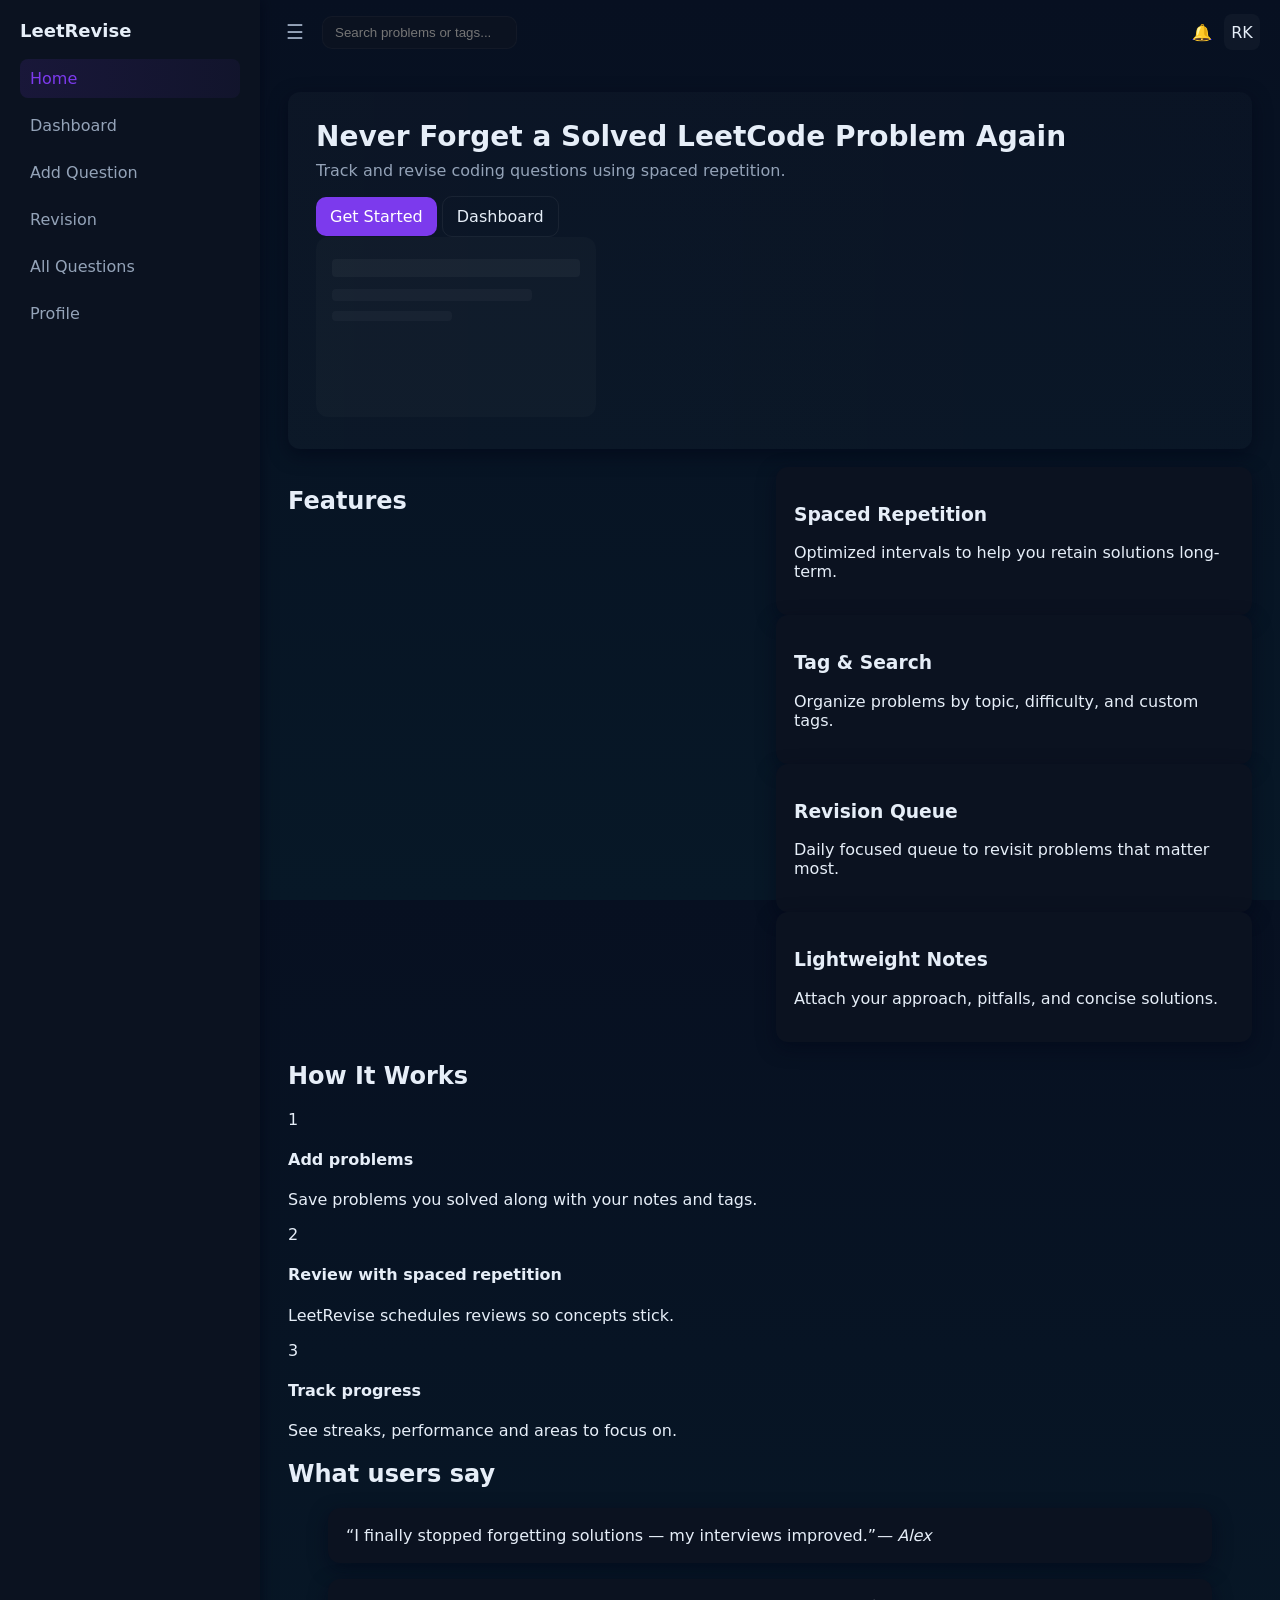
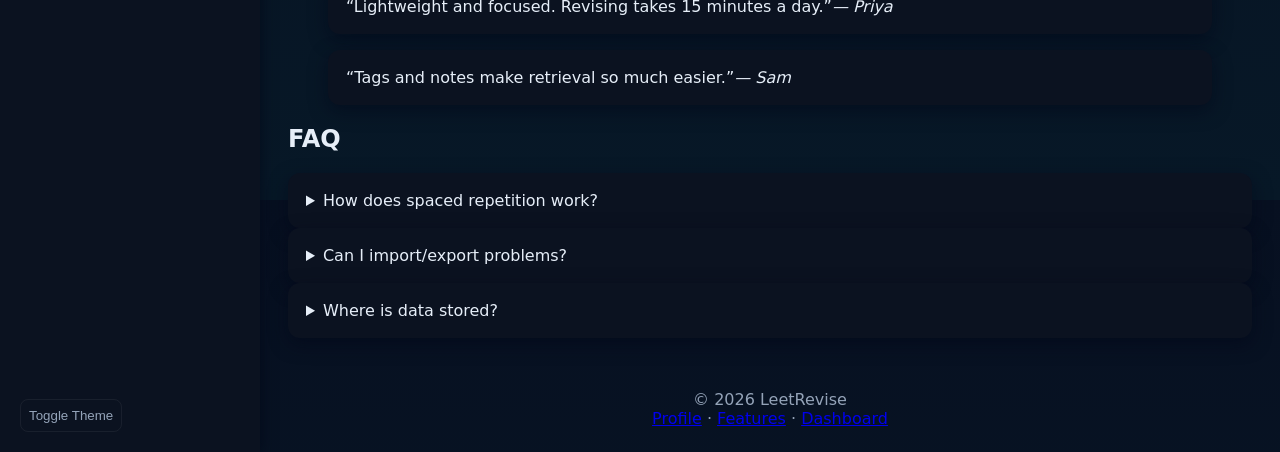
<file: LeetRevise/index.html>
<!doctype html>
<html lang="en">
<head>
  <meta charset="utf-8">
  <meta name="viewport" content="width=device-width, initial-scale=1">
  <title>LeetRevise</title>
  <link rel="stylesheet" href="css/style.css">
  <link rel="stylesheet" href="css/dashboard.css">
</head>
<body>
  <div class="app">
    <aside class="sidebar" id="sidebar">
      <div class="brand">LeetRevise</div>
      <nav class="nav">
        <a href="index.html" class="nav-link active">Home</a>
        <a href="dashboard.html" class="nav-link">Dashboard</a>
        <a href="add-question.html" class="nav-link">Add Question</a>
        <a href="revision.html" class="nav-link">Revision</a>
        <a href="all-questions.html" class="nav-link">All Questions</a>
        <a href="profile.html" class="nav-link">Profile</a>
      </nav>
      <div class="sidebar-footer">
        <button id="themeBtn" class="btn-sm">Toggle Theme</button>
      </div>
    </aside>

    <div class="main">
      <header class="topbar">
        <button id="menuBtn" class="hamburger">☰</button>
        <div class="topbar-search">
          <input type="search" placeholder="Search problems or tags...">
        </div>
        <div class="topbar-actions">
          <a class="icon" href="#">🔔</a>
          <a class="avatar" href="profile.html">RK</a>
        </div>
      </header>

      <main class="content">
        <!-- HERO -->
        <section class="hero hero-landing">
          <div class="hero-inner">
            <h1 class="fade-up">Never Forget a Solved LeetCode Problem Again</h1>
            <p class="lead fade-up" style="--d:120ms">Track and revise coding questions using spaced repetition.</p>
            <div class="cta fade-up" style="--d:240ms">
              <a class="btn" href="add-question.html">Get Started</a>
              <a class="btn outline" href="dashboard.html">Dashboard</a>
            </div>
          </div>
          <div class="hero-visual fade-in" aria-hidden="true">
            <svg width="280" height="180" viewBox="0 0 280 180" fill="none" xmlns="http://www.w3.org/2000/svg">
              <rect x="0" y="0" width="280" height="180" rx="12" fill="rgba(255,255,255,0.02)"/>
              <rect x="16" y="22" width="248" height="18" rx="4" fill="rgba(255,255,255,0.04)"/>
              <rect x="16" y="52" width="200" height="12" rx="4" fill="rgba(255,255,255,0.03)"/>
              <rect x="16" y="74" width="120" height="10" rx="4" fill="rgba(255,255,255,0.03)"/>
            </svg>
          </div>
        </section>

        <!-- FEATURES -->
        <section class="features" id="features">
          <h2 class="section-title">Features</h2>
          <div class="features-grid">
            <article class="card fade-up" style="--d:80ms">
              <h3>Spaced Repetition</h3>
              <p class="muted">Optimized intervals to help you retain solutions long-term.</p>
            </article>
            <article class="card fade-up" style="--d:160ms">
              <h3>Tag & Search</h3>
              <p class="muted">Organize problems by topic, difficulty, and custom tags.</p>
            </article>
            <article class="card fade-up" style="--d:240ms">
              <h3>Revision Queue</h3>
              <p class="muted">Daily focused queue to revisit problems that matter most.</p>
            </article>
            <article class="card fade-up" style="--d:320ms">
              <h3>Lightweight Notes</h3>
              <p class="muted">Attach your approach, pitfalls, and concise solutions.</p>
            </article>
          </div>
        </section>

        <!-- HOW IT WORKS -->
        <section class="how-it-works">
          <h2 class="section-title">How It Works</h2>
          <div class="steps">
            <div class="step fade-up" style="--d:80ms">
              <div class="step-index">1</div>
              <div>
                <h4>Add problems</h4>
                <p class="muted">Save problems you solved along with your notes and tags.</p>
              </div>
            </div>
            <div class="step fade-up" style="--d:160ms">
              <div class="step-index">2</div>
              <div>
                <h4>Review with spaced repetition</h4>
                <p class="muted">LeetRevise schedules reviews so concepts stick.</p>
              </div>
            </div>
            <div class="step fade-up" style="--d:240ms">
              <div class="step-index">3</div>
              <div>
                <h4>Track progress</h4>
                <p class="muted">See streaks, performance and areas to focus on.</p>
              </div>
            </div>
          </div>
        </section>

        <!-- TESTIMONIALS -->
        <section class="testimonials">
          <h2 class="section-title">What users say</h2>
          <div class="testimonials-grid">
            <blockquote class="card fade-up" style="--d:80ms">“I finally stopped forgetting solutions — my interviews improved.”<cite>— Alex</cite></blockquote>
            <blockquote class="card fade-up" style="--d:160ms">“Lightweight and focused. Revising takes 15 minutes a day.”<cite>— Priya</cite></blockquote>
            <blockquote class="card fade-up" style="--d:240ms">“Tags and notes make retrieval so much easier.”<cite>— Sam</cite></blockquote>
          </div>
        </section>

        <!-- FAQ -->
        <section class="faq">
          <h2 class="section-title">FAQ</h2>
          <details class="card fade-up" style="--d:80ms"><summary>How does spaced repetition work?</summary><p class="muted">We schedule reviews based on correctness and elapsed time to maximize retention.</p></details>
          <details class="card fade-up" style="--d:160ms"><summary>Can I import/export problems?</summary><p class="muted">Yes — CSV import/export will be supported in the Apps Script backend.</p></details>
          <details class="card fade-up" style="--d:240ms"><summary>Where is data stored?</summary><p class="muted">Data is stored in your Google Sheets (via Apps Script) — you control it.</p></details>
        </section>

      </main>

      <footer class="footer footer-lean">
        <div class="footer-inner">
          <div>© 2026 LeetRevise</div>
          <div><a href="profile.html">Profile</a> · <a href="#features">Features</a> · <a href="dashboard.html">Dashboard</a></div>
        </div>
      </footer>
    </div>
  </div>

  <script src="js/script.js"></script>
  <script src="js/auth.js"></script>
</body>
</html>
</file>
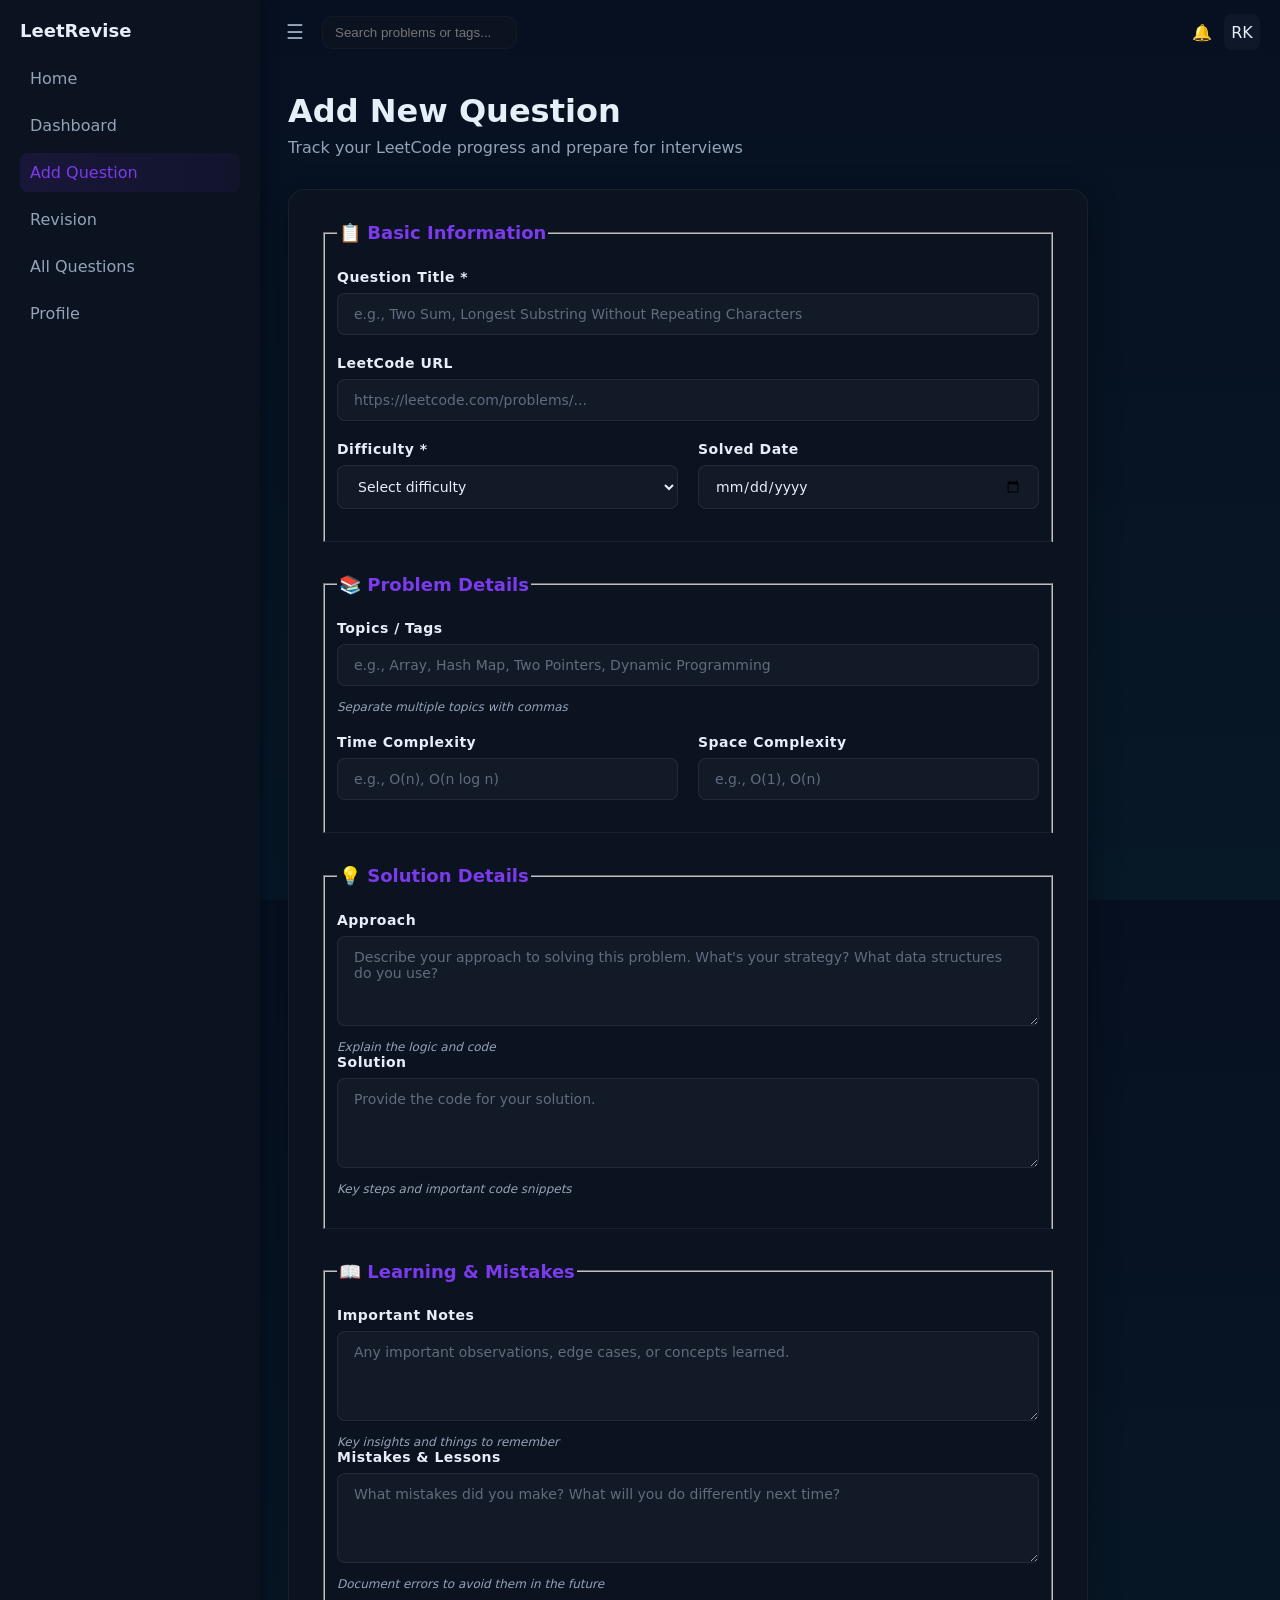
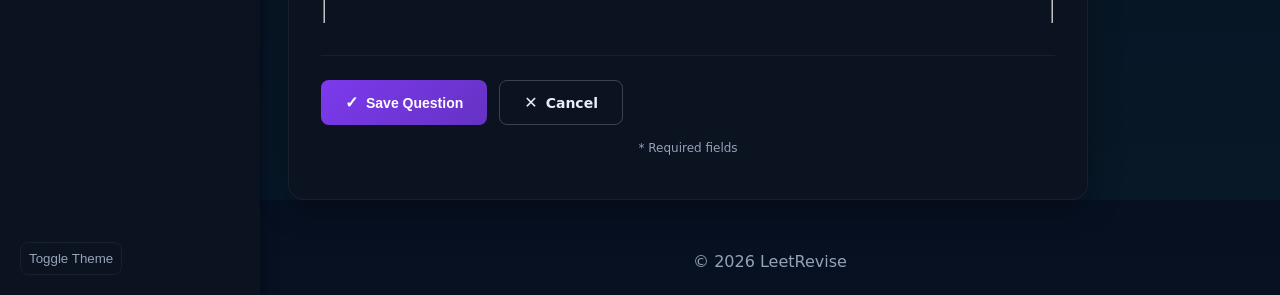
<file: LeetRevise/add-question.html>
<!doctype html>
<html lang="en">
<head>
  <meta charset="utf-8">
  <meta name="viewport" content="width=device-width, initial-scale=1">
  <title>Add Question - LeetRevise</title>
  <link rel="stylesheet" href="css/style.css">
</head>
<body>
  <div class="app">
    <aside class="sidebar" id="sidebar">
      <div class="brand">LeetRevise</div>
      <nav class="nav">
        <a href="index.html" class="nav-link">Home</a>
        <a href="dashboard.html" class="nav-link">Dashboard</a>
        <a href="add-question.html" class="nav-link active">Add Question</a>
        <a href="revision.html" class="nav-link">Revision</a>
        <a href="all-questions.html" class="nav-link">All Questions</a>
        <a href="profile.html" class="nav-link">Profile</a>
      </nav>
      <div class="sidebar-footer">
        <button id="themeBtn3" class="btn-sm">Toggle Theme</button>
      </div>
    </aside>

    <div class="main">
      <header class="topbar">
        <button id="menuBtn3" class="hamburger">☰</button>
        <div class="topbar-search">
          <input type="search" placeholder="Search problems or tags...">
        </div>
        <div class="topbar-actions">
          <a class="icon" href="#">🔔</a>
          <a class="avatar" href="profile.html">RK</a>
        </div>
      </header>

      <main class="content">
        <div class="add-question-header">
          <h2>Add New Question</h2>
          <p class="subtitle">Track your LeetCode progress and prepare for interviews</p>
        </div>

        <form class="form-card form-container" id="addQuestionForm">
          <!-- Basic Information Section -->
          <fieldset class="form-section">
            <legend>📋 Basic Information</legend>
            
            <div class="form-grid">
              <div class="form-group full-width">
                <label for="title">Question Title *</label>
                <input 
                  id="title"
                  name="title" 
                  type="text"
                  placeholder="e.g., Two Sum, Longest Substring Without Repeating Characters"
                  required
                >
              </div>

              <div class="form-group full-width">
                <label for="link">LeetCode URL</label>
                <input 
                  id="link"
                  name="link" 
                  type="url" 
                  placeholder="https://leetcode.com/problems/..."
                >
              </div>

              <div class="form-group">
                <label for="difficulty">Difficulty *</label>
                <select id="difficulty" name="difficulty" required>
                  <option value="">Select difficulty</option>
                  <option value="Easy">🟢 Easy</option>
                  <option value="Medium">🟡 Medium</option>
                  <option value="Hard">🔴 Hard</option>
                </select>
              </div>

              <div class="form-group">
                <label for="solvedDate">Solved Date</label>
                <input 
                  id="solvedDate"
                  name="solvedDate" 
                  type="date"
                >
              </div>
            </div>
          </fieldset>

          <!-- Problem Details Section -->
          <fieldset class="form-section">
            <legend>📚 Problem Details</legend>
            
            <div class="form-grid">
              <div class="form-group full-width">
                <label for="topics">Topics / Tags</label>
                <input 
                  id="topics"
                  name="topics" 
                  type="text"
                  placeholder="e.g., Array, Hash Map, Two Pointers, Dynamic Programming"
                >
                <small class="field-hint">Separate multiple topics with commas</small>
              </div>

              <div class="form-group">
                <label for="timeComplexity">Time Complexity</label>
                <input 
                  id="timeComplexity"
                  name="timeComplexity" 
                  type="text"
                  placeholder="e.g., O(n), O(n log n)"
                >
              </div>

              <div class="form-group">
                <label for="spaceComplexity">Space Complexity</label>
                <input 
                  id="spaceComplexity"
                  name="spaceComplexity" 
                  type="text"
                  placeholder="e.g., O(1), O(n)"
                >
              </div>
            </div>
          </fieldset>

          <!-- Solution Section -->
          <fieldset class="form-section">
            <legend>💡 Solution Details</legend>
            
            <div class="form-group full-width">
              <label for="approach">Approach</label>
              <textarea 
                id="approach"
                name="approach" 
                rows="4" 
                placeholder="Describe your approach to solving this problem. What's your strategy? What data structures do you use?"
              ></textarea>
              <small class="field-hint">Explain the logic and code</small>
            </div>

            <div class="form-group full-width">
              <label for="solution">Solution</label>
              <textarea 
                id="solution"
                name="solution" 
                rows="4" 
                placeholder="Provide the code for your solution."
              ></textarea>
              <small class="field-hint">Key steps and important code snippets</small>
            </div>
          </fieldset>

          <!-- Learning Section -->
          <fieldset class="form-section">
            <legend>📖 Learning & Mistakes</legend>
            
            <div class="form-group full-width">
              <label for="notes">Important Notes</label>
              <textarea 
                id="notes"
                name="notes" 
                rows="4" 
                placeholder="Any important observations, edge cases, or concepts learned."
              ></textarea>
              <small class="field-hint">Key insights and things to remember</small>
            </div>

            <div class="form-group full-width">
              <label for="mistakes">Mistakes & Lessons</label>
              <textarea 
                id="mistakes"
                name="mistakes" 
                rows="4" 
                placeholder="What mistakes did you make? What will you do differently next time?"
              ></textarea>
              <small class="field-hint">Document errors to avoid them in the future</small>
            </div>
          </fieldset>

          <!-- Form Actions -->
          <div class="form-actions">
            <button type="submit" class="btn btn-primary">
              <span class="btn-icon">✓</span>
              Save Question
            </button>
            <a href="dashboard.html" class="btn btn-outline">
              <span class="btn-icon">✕</span>
              Cancel
            </a>
          </div>

          <p class="form-footer">* Required fields</p>
        </form>
      </main>

      <footer class="footer">© 2026 LeetRevise</footer>
    </div>
  </div>

  <script src="js/script.js"></script>
  <script src="js/add-question.js"></script>
</body>
</html>
</file>
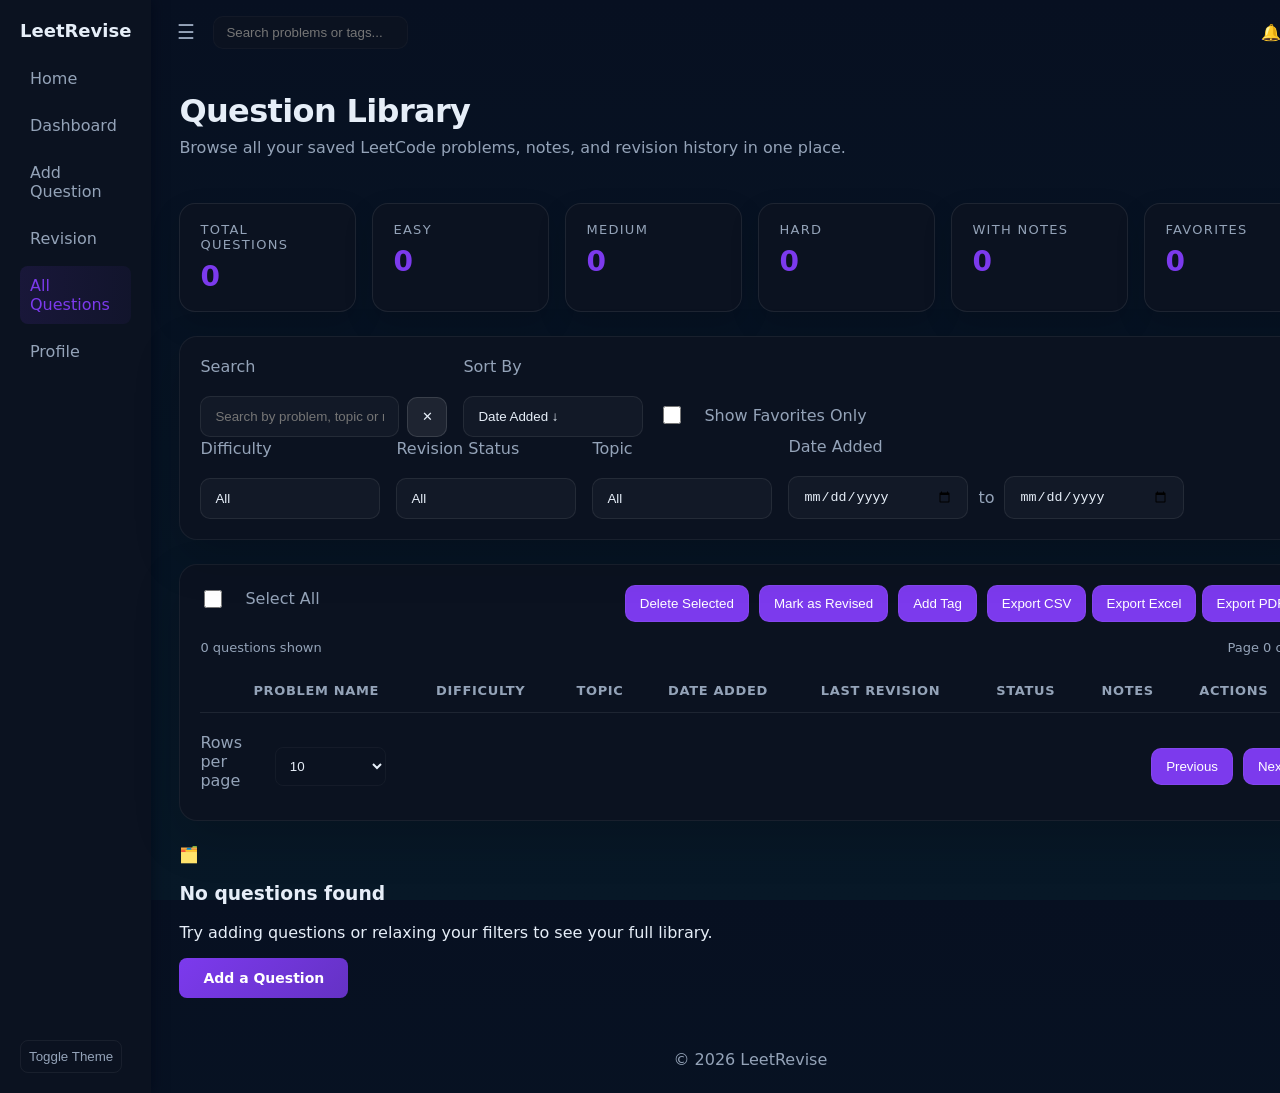
<file: LeetRevise/all-questions.html>
<!doctype html>
<html lang="en">
<head>
  <meta charset="utf-8">
  <meta name="viewport" content="width=device-width, initial-scale=1">
  <title>All Questions - LeetRevise</title>
  <link rel="stylesheet" href="css/style.css">
  <link rel="stylesheet" href="css/all-questions.css">
</head>
<body>
  <div class="app">
    <aside class="sidebar" id="sidebar">
      <div class="brand">LeetRevise</div>
      <nav class="nav">
        <a href="index.html" class="nav-link">Home</a>
        <a href="dashboard.html" class="nav-link">Dashboard</a>
        <a href="add-question.html" class="nav-link">Add Question</a>
        <a href="revision.html" class="nav-link">Revision</a>
        <a href="all-questions.html" class="nav-link active">All Questions</a>
        <a href="profile.html" class="nav-link">Profile</a>
      </nav>
      <div class="sidebar-footer">
        <button id="themeBtn6" class="btn-sm">Toggle Theme</button>
      </div>
    </aside>

    <div class="main">
      <header class="topbar">
        <button id="menuBtn6" class="hamburger">☰</button>
        <div class="topbar-search">
          <input id="topbarSearchInput" type="search" placeholder="Search problems or tags...">
        </div>
        <div class="topbar-actions">
          <a class="icon" href="#">🔔</a>
          <a class="avatar" href="profile.html">RK</a>
        </div>
      </header>

      <main class="content all-questions-page">
        <section class="page-header">
          <div>
            <h2>Question Library</h2>
            <p class="subtitle">Browse all your saved LeetCode problems, notes, and revision history in one place.</p>
          </div>
        </section>

        <section class="stats-cards">
          <div class="stats-grid">
            <div class="stat-card">
              <div class="stat-label">Total Questions</div>
              <div class="stat-value" id="statTotal">0</div>
            </div>
            <div class="stat-card">
              <div class="stat-label">Easy</div>
              <div class="stat-value" id="statEasy">0</div>
            </div>
            <div class="stat-card">
              <div class="stat-label">Medium</div>
              <div class="stat-value" id="statMedium">0</div>
            </div>
            <div class="stat-card">
              <div class="stat-label">Hard</div>
              <div class="stat-value" id="statHard">0</div>
            </div>
            <div class="stat-card">
              <div class="stat-label">With Notes</div>
              <div class="stat-value" id="statNotes">0</div>
            </div>
            <div class="stat-card">
              <div class="stat-label">Favorites</div>
              <div class="stat-value" id="statFavorites">0</div>
            </div>
          </div>
        </section>

        <section class="toolbar-panel sticky-panel">
          <div class="toolbar-row">
            <div class="search-block">
              <label for="searchInput">Search</label>
              <div class="search-input-wrapper">
                <input id="searchInput" type="text" placeholder="Search by problem, topic or notes...">
                <button id="clearSearchBtn" class="icon-btn" title="Clear search">✕</button>
              </div>
            </div>

            <div class="sort-block">
              <label for="sortSelect">Sort By</label>
              <select id="sortSelect">
                <option value="dateAdded_desc">Date Added ↓</option>
                <option value="dateAdded_asc">Date Added ↑</option>
                <option value="lastRevisionDate_desc">Last Revision ↓</option>
                <option value="lastRevisionDate_asc">Last Revision ↑</option>
                <option value="difficulty_asc">Difficulty A → Z</option>
                <option value="difficulty_desc">Difficulty Z → A</option>
                <option value="revisionCount_desc">Revision Count ↓</option>
                <option value="revisionCount_asc">Revision Count ↑</option>
              </select>
            </div>

            <div class="favorites-block">
              <label class="filter-checkbox small-checkbox">
                <input id="favoritesOnly" type="checkbox">
                <span class="checkbox-mark"></span>
                <span>Show Favorites Only</span>
              </label>
            </div>
          </div>

          <div class="toolbar-row filters-row">
            <div class="filter-group-inline">
              <label>Difficulty</label>
              <select id="difficultyFilter">
                <option value="All">All</option>
                <option value="Easy">Easy</option>
                <option value="Medium">Medium</option>
                <option value="Hard">Hard</option>
              </select>
            </div>

            <div class="filter-group-inline">
              <label>Revision Status</label>
              <select id="revisionFilter">
                <option value="All">All</option>
                <option value="Due Today">Due Today</option>
                <option value="Upcoming">Upcoming</option>
                <option value="Revised">Revised</option>
                <option value="Overdue">Overdue</option>
                <option value="Mastered">Mastered</option>
              </select>
            </div>

            <div class="filter-group-inline">
              <label>Topic</label>
              <select id="topicFilter">
                <option value="All">All</option>
                <option value="Arrays">Arrays</option>
                <option value="Strings">Strings</option>
                <option value="Trees">Trees</option>
                <option value="Graphs">Graphs</option>
                <option value="DP">DP</option>
                <option value="Greedy">Greedy</option>
                <option value="Heap">Heap</option>
                <option value="Stack">Stack</option>
                <option value="Queue">Queue</option>
                <option value="Binary Search">Binary Search</option>
              </select>
            </div>

            <div class="filter-group-inline date-range-group">
              <label>Date Added</label>
              <div class="date-input-row">
                <input id="dateFrom" type="date">
                <span>to</span>
                <input id="dateTo" type="date">
              </div>
            </div>
          </div>
        </section>

        <section class="table-panel">
          <div class="bulk-actions-bar">
            <label class="filter-checkbox small-checkbox">
              <input id="selectAll" type="checkbox">
              <span class="checkbox-mark"></span>
              <span>Select All</span>
            </label>
            <div class="bulk-actions-buttons">
              <button id="deleteSelectedBtn" class="btn btn-sm">Delete Selected</button>
              <button id="markRevisedBtn" class="btn btn-sm">Mark as Revised</button>
              <button id="addTagBtn" class="btn btn-sm">Add Tag</button>
              <div class="export-group">
                <button id="exportCsvBtn" class="btn btn-sm">Export CSV</button>
                <button id="exportExcelBtn" class="btn btn-sm">Export Excel</button>
                <button id="exportPdfBtn" class="btn btn-sm">Export PDF</button>
              </div>
            </div>
          </div>

          <div class="table-summary">
            <span id="resultCount">0 questions shown</span>
            <span id="pageInfo">Page 1 of 1</span>
          </div>

          <div class="table-container">
            <table class="questions-table">
              <thead>
                <tr>
                  <th></th>
                  <th>Problem Name</th>
                  <th>Difficulty</th>
                  <th>Topic</th>
                  <th>Date Added</th>
                  <th>Last Revision</th>
                  <th>Status</th>
                  <th>Notes</th>
                  <th>Actions</th>
                </tr>
              </thead>
              <tbody id="questionsTableBody"></tbody>
            </table>
          </div>

          <div class="pagination-bar">
            <div class="per-page-control">
              <label for="pageSizeSelect">Rows per page</label>
              <select id="pageSizeSelect">
                <option value="10">10</option>
                <option value="25">25</option>
                <option value="50">50</option>
              </select>
            </div>
            <div class="pagination-controls">
              <button id="prevPageBtn" class="btn btn-sm">Previous</button>
              <button id="nextPageBtn" class="btn btn-sm">Next</button>
            </div>
          </div>
        </section>

        <div id="emptyState" class="empty-state hidden">
          <div class="empty-icon">🗂️</div>
          <h3>No questions found</h3>
          <p>Try adding questions or relaxing your filters to see your full library.</p>
          <a href="add-question.html" class="btn btn-primary">Add a Question</a>
        </div>
      </main>

      <footer class="footer footer-lean">© 2026 LeetRevise</footer>
    </div>
  </div>

  <div id="revisionHistoryModal" class="modal hidden" aria-hidden="true">
    <div class="modal-overlay"></div>
    <div class="modal-card">
      <div class="modal-header">
        <h3>Revision History</h3>
        <button id="closeRevisionModalBtn" class="icon-btn close-btn">✕</button>
      </div>
      <div class="modal-body" id="revisionHistoryBody"></div>
      <div class="modal-actions">
        <button id="closeRevisionModalAction" class="btn btn-primary">Close</button>
      </div>
    </div>
  </div>

  <div id="editingModal" class="modal hidden" aria-hidden="true">
    <div class="modal-overlay"></div>
    <div class="modal-card modal-card-large">
      <div class="modal-header">
        <h3>Edit Question</h3>
        <button id="closeEditModalBtn" class="icon-btn close-btn">✕</button>
      </div>
      <div class="modal-body">
        <form id="editQuestionForm" class="edit-form">
          <div class="form-grid-2">
            <label>Problem Name<input id="editTitle" name="title" type="text"></label>
            <label>LeetCode Link<input id="editLink" name="link" type="url"></label>
            <label>Difficulty<select id="editDifficulty" name="difficulty"><option value="Easy">Easy</option><option value="Medium">Medium</option><option value="Hard">Hard</option></select></label>
            <label>Topics<input id="editTopics" name="topics" type="text"></label>
            <label>Time Complexity<input id="editTimeComplexity" name="timeComplexity" type="text"></label>
            <label>Space Complexity<input id="editSpaceComplexity" name="spaceComplexity" type="text"></label>
            <label>Date Added<input id="editDateAdded" name="dateAdded" type="date"></label>
            <label>Last Revision<input id="editLastRevisionDate" name="lastRevisionDate" type="date"></label>
          </div>
          <label>Notes<textarea id="editNotes" name="notes" rows="4"></textarea></label>
          <label>Approach<textarea id="editApproach" name="approach" rows="3"></textarea></label>
          <label>Solution<textarea id="editSolution" name="solution" rows="3"></textarea></label>
          <div class="modal-actions gap">
            <button type="button" id="cancelEditBtn" class="btn btn-outline">Cancel</button>
            <button type="submit" class="btn btn-primary">Save Question</button>
          </div>
        </form>
      </div>
    </div>
  </div>

  <script src="js/script.js"></script>
  <script src="js/all-questions.js"></script>
</body>
</html>
</file>
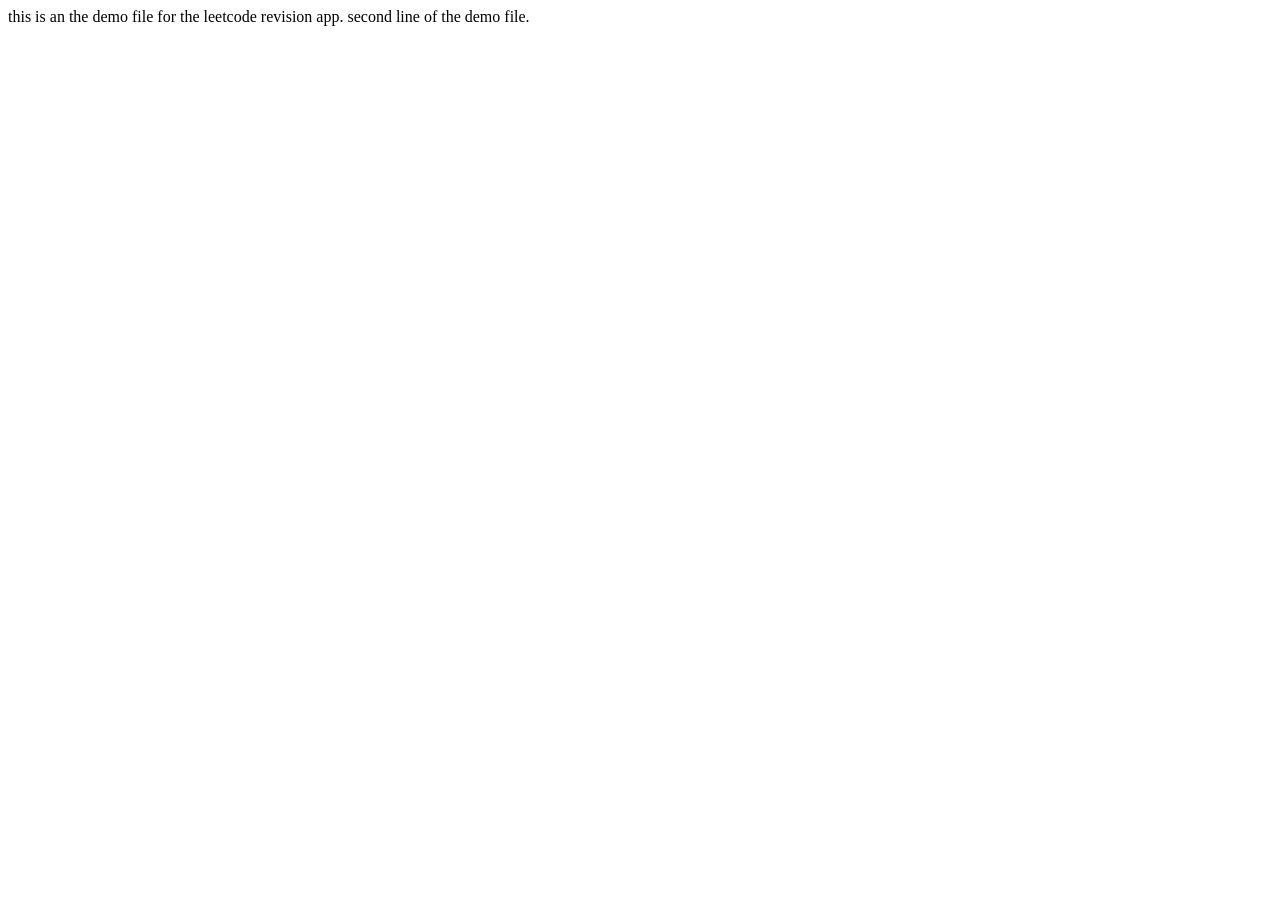
<file: LeetRevise/demo.html>
<!DOCTYPE html>
<html lang="en">
<head>
    <meta charset="UTF-8">
    <meta name="viewport" content="width=device-width, initial-scale=1.0">
    <title>Document</title>
</head>
<body>
    this is an the demo file for the leetcode revision app.

    second line of the demo file.
</body>
</html>
</file>
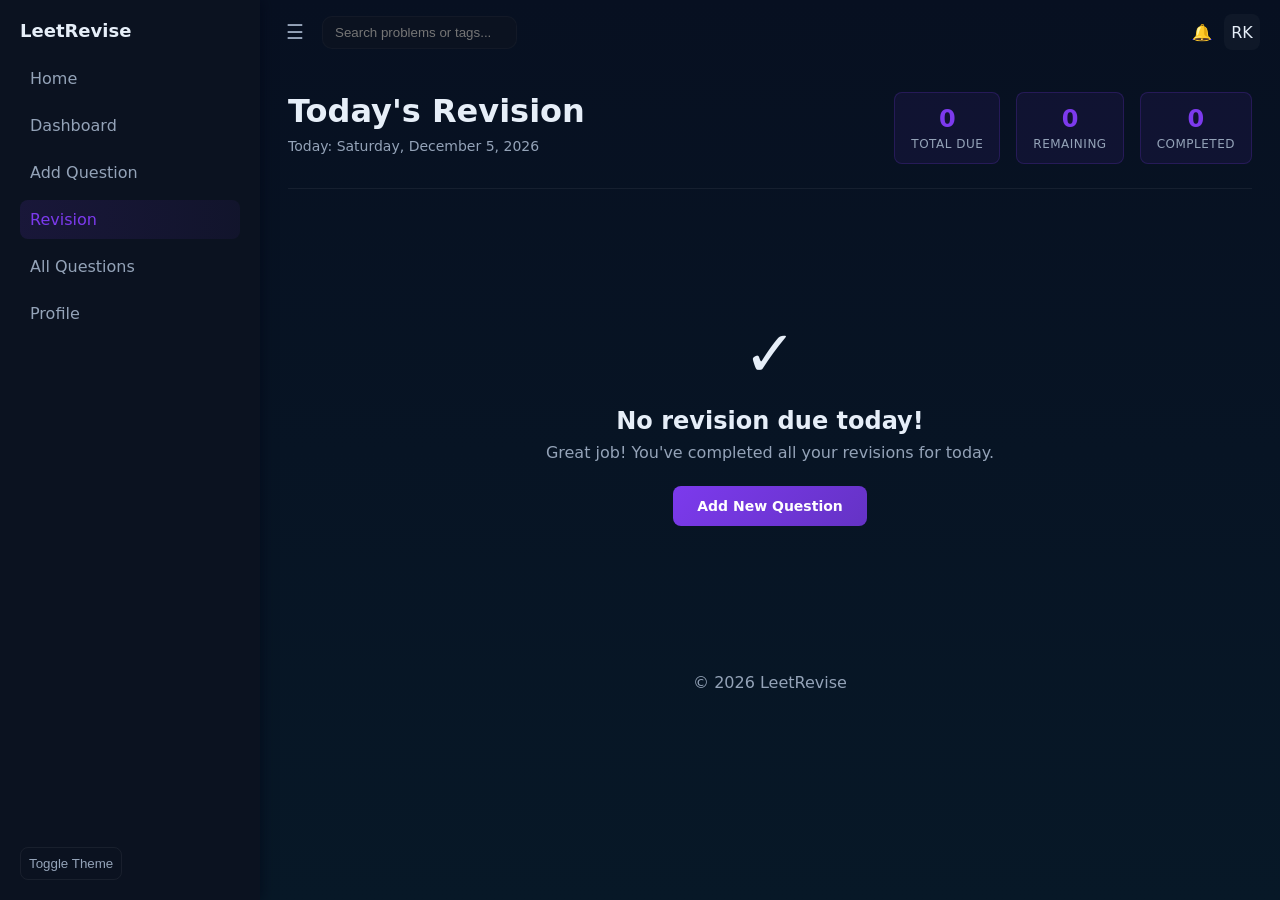
<file: LeetRevise/revision.html>
<!doctype html>
<html lang="en">
<head>
  <meta charset="utf-8">
  <meta name="viewport" content="width=device-width, initial-scale=1">
  <title>Revision - LeetRevise</title>
  <link rel="stylesheet" href="css/style.css">
  <link rel="stylesheet" href="css/revision.css">
</head>
<body>
  <div class="app">
    <aside class="sidebar" id="sidebar">
      <div class="brand">LeetRevise</div>
      <nav class="nav">
        <a href="index.html" class="nav-link">Home</a>
        <a href="dashboard.html" class="nav-link">Dashboard</a>
        <a href="add-question.html" class="nav-link">Add Question</a>
        <a href="revision.html" class="nav-link active">Revision</a>
        <a href="all-questions.html" class="nav-link">All Questions</a>
        <a href="profile.html" class="nav-link">Profile</a>
      </nav>
      <div class="sidebar-footer">
        <button id="themeBtn4" class="btn-sm">Toggle Theme</button>
      </div>
    </aside>

    <div class="main">
      <header class="topbar">
        <button id="menuBtn4" class="hamburger">☰</button>
        <div class="topbar-search">
          <input type="search" placeholder="Search problems or tags...">
        </div>
        <div class="topbar-actions">
          <a class="icon" href="#">🔔</a>
          <a class="avatar" href="profile.html">RK</a>
        </div>
      </header>

      <main class="content revision">
        <div class="revision-header">
          <div class="header-info">
            <h2>Today's Revision</h2>
            <p class="subtitle" id="revisionDate">Loading...</p>
          </div>
          <div class="header-stats">
            <div class="stat-badge">
              <span class="stat-count" id="totalCount">0</span>
              <span class="stat-label">Total Due</span>
            </div>
            <div class="stat-badge">
              <span class="stat-count" id="remainingCount">0</span>
              <span class="stat-label">Remaining</span>
            </div>
            <div class="stat-badge">
              <span class="stat-count" id="completedCount">0</span>
              <span class="stat-label">Completed</span>
            </div>
          </div>
        </div>

        <div id="revisionContainer" class="revision-container">
          <div class="loading-state">
            <div class="spinner"></div>
            <p>Loading revision questions...</p>
          </div>
        </div>

        <div id="emptyState" class="empty-state hidden">
          <div class="empty-icon">✓</div>
          <h3>No revision due today!</h3>
          <p>Great job! You've completed all your revisions for today.</p>
          <a href="add-question.html" class="btn btn-primary">Add New Question</a>
        </div>

        <div id="completedState" class="completed-state hidden">
          <div class="completed-icon">🎉</div>
          <h3>All revisions completed!</h3>
          <p>Excellent work! You've finished all revisions for today.</p>
          <a href="dashboard.html" class="btn btn-primary">Back to Dashboard</a>
        </div>
      </main>

      <footer class="footer">© 2026 LeetRevise</footer>
    </div>
  </div>

  <script src="js/script.js"></script>
  <script src="js/revision.js"></script>
</body>
</html>
</file>
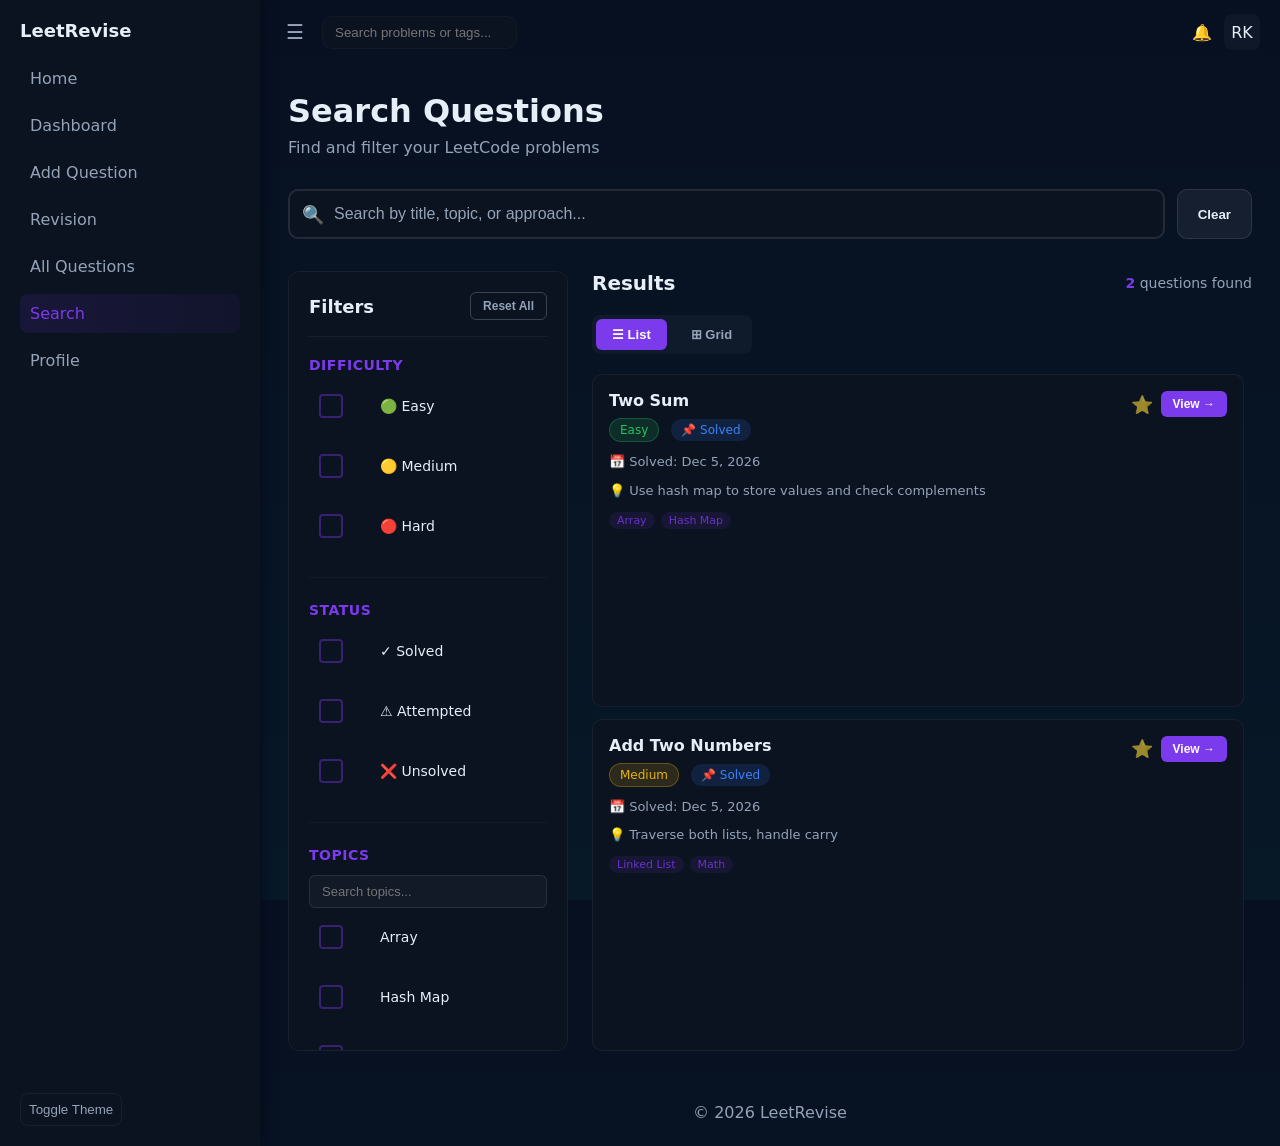
<file: LeetRevise/search.html>
<!doctype html>
<html lang="en">
<head>
  <meta charset="utf-8">
  <meta name="viewport" content="width=device-width, initial-scale=1">
  <title>Search - LeetRevise</title>
  <link rel="stylesheet" href="css/style.css">
  <link rel="stylesheet" href="css/search.css">
</head>
<body>
  <div class="app">
    <aside class="sidebar" id="sidebar">
      <div class="brand">LeetRevise</div>
      <nav class="nav">
        <a href="index.html" class="nav-link">Home</a>
        <a href="dashboard.html" class="nav-link">Dashboard</a>
        <a href="add-question.html" class="nav-link">Add Question</a>
        <a href="revision.html" class="nav-link">Revision</a>
        <a href="all-questions.html" class="nav-link">All Questions</a>
        <a href="search.html" class="nav-link active">Search</a>
        <a href="profile.html" class="nav-link">Profile</a>
      </nav>
      <div class="sidebar-footer">
        <button id="themeBtn" class="btn-sm">Toggle Theme</button>
      </div>
    </aside>

    <div class="main">
      <header class="topbar">
        <button id="menuBtn" class="hamburger">☰</button>
        <div class="topbar-search">
          <input id="topbarSearchInput" type="search" placeholder="Search problems or tags...">
        </div>
        <div class="topbar-actions">
          <a class="icon" href="#">🔔</a>
          <a class="avatar" href="profile.html">RK</a>
        </div>
      </header>

      <main class="content search-page">
        <div class="search-header">
          <h2>Search Questions</h2>
          <p class="subtitle">Find and filter your LeetCode problems</p>
        </div>

        <!-- Search Bar -->
        <div class="search-container">
          <div class="search-input-wrapper">
            <input 
              type="text" 
              id="searchInput" 
              class="search-input" 
              placeholder="Search by title, topic, or approach..."
              autocomplete="off"
            >
            <span class="search-icon">🔍</span>
          </div>
          <button id="clearSearchBtn" class="btn-clear">Clear</button>
        </div>

        <div class="search-layout">
          <!-- Filters Panel -->
          <aside class="filters-panel">
            <div class="filters-header">
              <h3>Filters</h3>
              <button id="resetFiltersBtn" class="btn-reset">Reset All</button>
            </div>

            <!-- Difficulty Filter -->
            <div class="filter-group">
              <h4>Difficulty</h4>
              <div class="filter-options">
                <label class="filter-checkbox">
                  <input type="checkbox" name="difficulty" value="Easy">
                  <span class="checkbox-mark"></span>
                  <span class="difficulty-label easy">🟢 Easy</span>
                </label>
                <label class="filter-checkbox">
                  <input type="checkbox" name="difficulty" value="Medium">
                  <span class="checkbox-mark"></span>
                  <span class="difficulty-label medium">🟡 Medium</span>
                </label>
                <label class="filter-checkbox">
                  <input type="checkbox" name="difficulty" value="Hard">
                  <span class="checkbox-mark"></span>
                  <span class="difficulty-label hard">🔴 Hard</span>
                </label>
              </div>
            </div>

            <!-- Status Filter -->
            <div class="filter-group">
              <h4>Status</h4>
              <div class="filter-options">
                <label class="filter-checkbox">
                  <input type="checkbox" name="status" value="Solved">
                  <span class="checkbox-mark"></span>
                  <span>✓ Solved</span>
                </label>
                <label class="filter-checkbox">
                  <input type="checkbox" name="status" value="Attempted">
                  <span class="checkbox-mark"></span>
                  <span>⚠ Attempted</span>
                </label>
                <label class="filter-checkbox">
                  <input type="checkbox" name="status" value="Unsolved">
                  <span class="checkbox-mark"></span>
                  <span>❌ Unsolved</span>
                </label>
              </div>
            </div>

            <!-- Topic Filter -->
            <div class="filter-group">
              <h4>Topics</h4>
              <input 
                type="text" 
                id="topicSearch" 
                class="filter-search" 
                placeholder="Search topics..."
              >
              <div class="filter-options" id="topicsList">
                <!-- Populated by JavaScript -->
              </div>
            </div>

            <!-- Bookmark Filter -->
            <div class="filter-group">
              <h4>Bookmark</h4>
              <label class="filter-checkbox">
                <input type="checkbox" id="bookmarkedOnly" name="bookmarked">
                <span class="checkbox-mark"></span>
                <span>⭐ Bookmarked Only</span>
              </label>
            </div>

            <!-- Date Filter -->
            <div class="filter-group">
              <h4>Solved Date</h4>
              <div class="date-filter">
                <input 
                  type="date" 
                  id="dateFrom" 
                  class="date-input" 
                  placeholder="From"
                >
                <span>to</span>
                <input 
                  type="date" 
                  id="dateTo" 
                  class="date-input" 
                  placeholder="To"
                >
              </div>
            </div>

            <!-- Tags Filter -->
            <div class="filter-group">
              <h4>Tags</h4>
              <input 
                type="text" 
                id="tagsSearch" 
                class="filter-search" 
                placeholder="Search tags..."
              >
              <div class="filter-options" id="tagsList">
                <!-- Populated by JavaScript -->
              </div>
            </div>
          </aside>

          <!-- Results Area -->
          <section class="results-section">
            <div class="results-header">
              <h3>Results</h3>
              <div class="result-stats">
                <span id="resultCount">0</span> questions found
              </div>
            </div>

            <!-- View Toggle -->
            <div class="view-controls">
              <button class="view-btn active" data-view="list" title="List view">
                ☰ List
              </button>
              <button class="view-btn" data-view="grid" title="Grid view">
                ⊞ Grid
              </button>
            </div>

            <!-- Results Container -->
            <div id="resultsContainer" class="results-container">
              <div class="empty-state">
                <div class="empty-icon">🔍</div>
                <p>No questions yet. Add your first question to get started!</p>
              </div>
            </div>
          </section>
        </div>
      </main>

      <footer class="footer">© 2026 LeetRevise</footer>
    </div>
  </div>

  <script src="js/script.js"></script>
  <script src="js/search.js"></script>
</body>
</html>
</file>
<file: LeetRevise/css/style.css>
:root{
  --bg: #0f1724;
  --panel: #0b1220;
  --muted: #94a3b8;
  --text: #e6eef8;
  --accent: #7c3aed;
  --glass: rgba(255,255,255,0.03);
}

*{box-sizing:border-box}
html,body{height:100%}
body{
  margin:0;font-family:Inter, ui-sans-serif, system-ui, -apple-system, 'Segoe UI', Roboto, 'Helvetica Neue', Arial;
  background:linear-gradient(180deg,#071021 0%, #071827 100%);
  color:var(--text);
  -webkit-font-smoothing:antialiased;
}

.app{display:flex;min-height:100vh}
.sidebar{width:260px;background:var(--panel);padding:20px;display:flex;flex-direction:column;gap:18px;box-shadow:2px 0 12px rgba(2,6,23,0.6)}
.brand{font-weight:700;font-size:18px}
.nav{display:flex;flex-direction:column;gap:8px}
.nav-link{color:var(--muted);text-decoration:none;padding:10px;border-radius:8px;display:block;transition:all .18s}
.nav-link:hover{background:var(--glass);color:var(--text);transform:translateX(4px)}
.nav-link.active{background:linear-gradient(90deg, rgba(124,58,237,0.12), rgba(124,58,237,0.06));color:var(--accent)}
.sidebar-footer{margin-top:auto}
.btn-sm{background:transparent;border:1px solid rgba(255,255,255,0.06);color:var(--muted);padding:8px;border-radius:8px}

.main{flex:1;display:flex;flex-direction:column}
.topbar{height:64px;display:flex;align-items:center;gap:12px;padding:0 20px;background:transparent}
.hamburger{background:transparent;border:0;color:var(--muted);font-size:20px}
.topbar-search input{background:var(--panel);border:1px solid rgba(255,255,255,0.03);padding:8px 12px;border-radius:10px;color:var(--text)}
.topbar-actions{margin-left:auto;display:flex;gap:12px;align-items:center}
.avatar{display:inline-flex;align-items:center;justify-content:center;width:36px;height:36px;border-radius:8px;background:var(--glass);color:var(--text);text-decoration:none}

.content{padding:28px}
.hero{background:linear-gradient(90deg, rgba(255,255,255,0.02), rgba(255,255,255,0.01));padding:28px;border-radius:12px;box-shadow:0 6px 18px rgba(2,6,23,0.6);margin-bottom:18px}
.hero h1{margin:0 0 8px;font-size:28px}
.hero p{margin:0 0 16px;color:var(--muted)}
.btn{background:var(--accent);color:white;padding:10px 14px;border-radius:10px;text-decoration:none;display:inline-block;transition:transform .15s}
.btn:hover{transform:translateY(-3px)}
.btn.outline{background:transparent;border:1px solid rgba(255,255,255,0.06);color:var(--text)}

.features{display:grid;grid-template-columns:repeat(auto-fit,minmax(180px,1fr));gap:12px}
.card{background:var(--panel);padding:18px;border-radius:12px;color:var(--text);box-shadow:0 6px 18px rgba(2,6,23,0.5)}

.footer{padding:24px;background:transparent;text-align:center;color:var(--muted)}

/* Responsive */
@media (max-width: 900px){
  .sidebar{position:fixed;left:-320px;top:0;bottom:0;z-index:40;transition:left .25s}
  .sidebar.open{left:0}
  .main{margin-left:0}
}

/* Light theme */
body.light{--bg:#f7fafc;--panel:#ffffff;--muted:#6b7280;--text:#0b1220;--accent:#2563eb;--glass:rgba(0,0,0,0.04)}

/* Forms */
label{display:block;margin-bottom:10px;color:var(--muted)}
input,select,textarea{width:100%;padding:10px;border-radius:8px;border:1px solid rgba(255,255,255,0.04);background:transparent;color:var(--text)}
.form-card{max-width:720px}
textarea{resize:vertical}

/* Advanced Form Styling */
.add-question-header{
  margin-bottom:32px;
}

.add-question-header h2{
  margin:0 0 8px;
  font-size:32px;
  font-weight:700;
  color:var(--text);
}

.subtitle{
  margin:0;
  color:var(--muted);
  font-size:16px;
}

.form-container{
  max-width:800px;
  background:var(--panel);
  padding:32px;
  border-radius:16px;
  border:1px solid rgba(255,255,255,0.06);
  box-shadow:0 8px 32px rgba(0,0,0,0.3);
}

.form-section{
  margin-bottom:32px;
  padding-bottom:32px;
  border-bottom:1px solid rgba(255,255,255,0.06);
}

.form-section:last-of-type{
  border-bottom:none;
}

.form-section legend{
  display:block;
  margin-bottom:20px;
  font-size:18px;
  font-weight:600;
  color:var(--accent);
}

.form-grid{
  display:grid;
  grid-template-columns:1fr 1fr;
  gap:20px;
}

.form-group{
  display:flex;
  flex-direction:column;
  gap:8px;
}

.form-group.full-width{
  grid-column:1 / -1;
}

.form-group label{
  display:block;
  margin-bottom:0;
  font-size:14px;
  font-weight:600;
  color:var(--text);
  letter-spacing:0.5px;
  text-transform:capitalize;
}

.form-group input,
.form-group select,
.form-group textarea{
  padding:12px 16px;
  background:rgba(255,255,255,0.03);
  border:1px solid rgba(255,255,255,0.08);
  border-radius:8px;
  color:var(--text);
  font-family:inherit;
  font-size:14px;
  transition:all 0.2s ease;
}

.form-group input:focus,
.form-group select:focus,
.form-group textarea:focus{
  background:rgba(255,255,255,0.06);
  border-color:rgba(124,58,237,0.5);
  outline:none;
  box-shadow:0 0 0 3px rgba(124,58,237,0.1);
}

.form-group input::placeholder,
.form-group textarea::placeholder{
  color:rgba(148,163,184,0.6);
}

.form-group select{
  cursor:pointer;
}

.field-hint{
  display:block;
  font-size:12px;
  color:var(--muted);
  margin-top:6px;
  font-style:italic;
}

.form-actions{
  display:flex;
  gap:12px;
  justify-content:flex-start;
  margin-top:32px;
  padding-top:24px;
  border-top:1px solid rgba(255,255,255,0.06);
}

.btn-primary{
  background:linear-gradient(135deg, var(--accent), rgba(124,58,237,0.8));
  color:white;
  padding:12px 24px;
  border:0;
  border-radius:8px;
  font-size:14px;
  font-weight:600;
  cursor:pointer;
  display:inline-flex;
  align-items:center;
  gap:8px;
  transition:all 0.3s ease;
  text-decoration:none;
}

.btn-primary:hover{
  transform:translateY(-2px);
  box-shadow:0 8px 20px rgba(124,58,237,0.3);
}

.btn-primary:active{
  transform:translateY(0);
}

.btn-outline{
  background:transparent;
  color:var(--text);
  padding:12px 24px;
  border:1px solid rgba(255,255,255,0.2);
  border-radius:8px;
  font-size:14px;
  font-weight:600;
  cursor:pointer;
  display:inline-flex;
  align-items:center;
  gap:8px;
  transition:all 0.3s ease;
  text-decoration:none;
}

.btn-outline:hover{
  background:rgba(255,255,255,0.08);
  border-color:rgba(255,255,255,0.3);
  transform:translateY(-2px);
}

.btn-icon{
  font-size:16px;
  font-weight:700;
}

.form-footer{
  margin-top:16px;
  font-size:12px;
  color:var(--muted);
  text-align:center;
}

@media (max-width:768px){
  .form-container{
    padding:20px;
  }

  .form-grid{
    grid-template-columns:1fr;
  }

  .form-group.full-width{
    grid-column:1;
  }

  .form-actions{
    flex-direction:column;
  }

  .btn-primary,
  .btn-outline{
    width:100%;
    justify-content:center;
  }

  .add-question-header h2{
    font-size:24px;
  }
}

/* subtle animations */
.nav-link{transition:transform .18s, background .18s, color .18s}

/* Popup Notifications */
.popup{
  position:fixed;
  bottom:20px;
  right:20px;
  max-width:400px;
  border-radius:12px;
  box-shadow:0 10px 40px rgba(0,0,0,0.3);
  z-index:1000;
  animation:slideIn 0.3s ease;
}

@keyframes slideIn{
  from{
    transform:translateX(400px);
    opacity:0
  }
  to{
    transform:translateX(0);
    opacity:1
  }
}

.popup-success{
  background:linear-gradient(135deg, rgba(34,197,94,0.1), rgba(34,197,94,0.05));
  border:1px solid rgba(34,197,94,0.3)
}

.popup-error{
  background:linear-gradient(135deg, rgba(239,68,68,0.1), rgba(239,68,68,0.05));
  border:1px solid rgba(239,68,68,0.3)
}

.popup-info{
  background:linear-gradient(135deg, rgba(59,130,246,0.1), rgba(59,130,246,0.05));
  border:1px solid rgba(59,130,246,0.3)
}

.popup-content{
  padding:16px;
  color:var(--text)
}

.popup-header{
  display:flex;
  justify-content:space-between;
  align-items:center;
  margin-bottom:8px
}

.popup-title{
  font-weight:700;
  font-size:14px
}

.popup-success .popup-title{color:#22c55e}
.popup-error .popup-title{color:#ef4444}
.popup-info .popup-title{color:#3b82f6}

.popup-close{
  background:transparent;
  border:0;
  color:var(--muted);
  font-size:20px;
  cursor:pointer;
  padding:0;
  width:24px;
  height:24px;
  display:flex;
  align-items:center;
  justify-content:center
}

.popup-close:hover{
  color:var(--text)
}

.popup-message{
  font-size:14px;
  color:var(--muted);
  margin-bottom:12px;
  line-height:1.4
}

.popup-footer{
  display:flex;
  gap:8px;
  justify-content:flex-end
}

.popup-btn{
  background:var(--accent);
  color:white;
  border:0;
  padding:6px 12px;
  border-radius:6px;
  font-size:12px;
  font-weight:600;
  cursor:pointer;
  transition:all 0.2s
}

.popup-btn:hover{
  transform:translateY(-2px);
  box-shadow:0 4px 12px rgba(124,58,237,0.3)
}

@media (max-width:640px){
  .popup{
    right:12px;
    left:12px;
    bottom:12px
  }
}
</file>
<file: LeetRevise/css/dashboard.css>
/* Dashboard specific styles */
.dashboard-grid{display:grid;grid-template-columns:repeat(4,1fr);gap:16px;margin-bottom:32px}

@media (max-width:1400px){
  .dashboard-grid{grid-template-columns:repeat(3,1fr)}
}

@media (max-width:1000px){
  .dashboard-grid{grid-template-columns:repeat(2,1fr)}
}

@media (max-width:640px){
  .dashboard-grid{grid-template-columns:1fr}
}

/* Stat Cards */
.stat-card{
  padding:20px;
  border-radius:12px;
  background:linear-gradient(135deg, rgba(124,58,237,0.08), rgba(37,99,235,0.04));
  border:1px solid rgba(124,58,237,0.15);
  transition:all 0.3s ease;
}

.stat-card:hover{
  transform:translateY(-4px);
  border-color:rgba(124,58,237,0.3);
  background:linear-gradient(135deg, rgba(124,58,237,0.12), rgba(37,99,235,0.06));
}

.stat-card.clickable {
  cursor: pointer;
}

.stat-value{
  font-size:32px;
  font-weight:700;
  color:var(--accent);
  margin-bottom:8px;
}

.stat-label{
  font-size:14px;
  color:var(--muted);
  text-transform:capitalize;
}

.progress-card{padding:18px;border-radius:12px;background:linear-gradient(90deg, rgba(124,58,237,0.06), rgba(37,99,235,0.03))}

.stat{font-size:28px;font-weight:700}

.list{display:flex;flex-direction:column;gap:8px}

/* Charts Section */
.charts-section{
  margin-bottom:40px;
}

.charts-section h3{
  margin:0 0 20px;
  font-size:18px;
  color:var(--text);
}

.charts-grid{
  display:grid;
  grid-template-columns:repeat(3,1fr);
  gap:20px;
}

@media (max-width:1200px){
  .charts-grid{grid-template-columns:repeat(2,1fr)}
}

@media (max-width:640px){
  .charts-grid{grid-template-columns:1fr}
}

.chart-container{
  background:var(--panel);
  padding:20px;
  border-radius:12px;
  border:1px solid rgba(255,255,255,0.06);
  box-shadow:0 4px 12px rgba(2,6,23,0.4);
}

.chart-container h4{
  margin:0 0 16px;
  font-size:16px;
  color:var(--text);
}

.chart-container canvas{
  max-width:100%;
  height:auto !important;
}

/* Heatmap Section */
.heatmap-section{
  margin-top:40px;
}

.heatmap-section h3{
  margin:0 0 20px;
  font-size:18px;
  color:var(--text);
}

.heatmap-container{
  background:var(--panel);
  padding:24px;
  border-radius:12px;
  border:1px solid rgba(255,255,255,0.06);
  box-shadow:0 4px 12px rgba(2,6,23,0.4);
  overflow-x:auto;
}

.heatmap-wrapper{
  display:flex;
  gap:2px;
  align-items:flex-end;
  justify-content:center;
  min-width:min-content;
  padding:16px 8px;
}

.heatmap-month{
  display:flex;
  flex-direction:column;
  gap:2px;
  align-items:center;
}

.heatmap-label{
  font-size:11px;
  color:var(--muted);
  margin-top:8px;
  text-align:center;
  min-width:30px;
}

.heatmap-day{
  width:14px;
  height:14px;
  border-radius:3px;
  cursor:pointer;
  transition:all 0.2s ease;
  border:1px solid rgba(255,255,255,0.05);
}

.heatmap-day:hover{
  stroke:rgba(255,255,255,0.2);
  transform:scale(1.3);
  z-index:10;
}

/* Heatmap color levels */
.heatmap-level-0{
  background:rgba(124,58,237,0.1);
}

.heatmap-level-1{
  background:rgba(124,58,237,0.3);
}

.heatmap-level-2{
  background:rgba(124,58,237,0.5);
}

.heatmap-level-3{
  background:rgba(124,58,237,0.7);
}

.heatmap-level-4{
  background:rgba(124,58,237,0.95);
}

.heatmap-legend{
  display:flex;
  gap:8px;
  align-items:center;
  justify-content:center;
  margin-top:16px;
  font-size:12px;
  color:var(--muted);
}

.heatmap-legend-item{
  display:flex;
  gap:4px;
  align-items:center;
}

.heatmap-legend-box{
  width:12px;
  height:12px;
  border-radius:2px;
}

.stats-section{
  margin-bottom:32px;
}

.achievement-section{
  margin-bottom:32px;
}

.achievement-panel{
  display:grid;
  grid-template-columns:1fr 1.3fr;
  gap:18px;
}

@media (max-width:900px){
  .achievement-panel{
    grid-template-columns:1fr;
  }
}

.level-card{
  padding:22px;
  background:linear-gradient(135deg, rgba(124,58,237,0.08), rgba(37,99,235,0.04));
  border:1px solid rgba(124,58,237,0.15);
  border-radius:12px;
}

.level-summary{
  margin-bottom:18px;
}

.level-name{
  font-size:18px;
  font-weight:700;
  margin-bottom:10px;
  color:var(--text);
}

.level-xp{
  font-size:32px;
  font-weight:700;
  color:var(--accent);
  margin-bottom:8px;
}

.level-meta{
  font-size:14px;
  color:var(--muted);
}

.progress-bar{
  width:100%;
  height:14px;
  border-radius:999px;
  background:rgba(255,255,255,0.12);
  overflow:hidden;
}

.progress-fill{
  height:100%;
  background:var(--accent);
  border-radius:999px;
}

.badge-grid{
  display:grid;
  grid-template-columns:repeat(2,1fr);
  gap:14px;
}

@media (max-width:900px){
  .badge-grid{
    grid-template-columns:1fr;
  }
}

.badge-card{
  padding:18px;
  border-radius:12px;
  background:var(--panel);
  border:1px solid rgba(255,255,255,0.06);
}

.badge-card.earned{
  border-color:rgba(34,197,94,0.35);
  box-shadow:0 10px 24px rgba(34,197,94,0.08);
}

.badge-card.locked{
  opacity:0.7;
}

.badge-name{
  font-size:15px;
  font-weight:700;
  color:var(--text);
  margin-bottom:8px;
}

.badge-desc{
  font-size:13px;
  line-height:1.6;
  color:var(--muted);
  margin-bottom:12px;
}

.badge-status{
  font-size:12px;
  font-weight:700;
  text-transform:uppercase;
  color:var(--accent);
}
</file>
<file: LeetRevise/css/all-questions.css>
:root {
  --panel-soft: rgba(255, 255, 255, 0.04);
  --panel-strong: rgba(255, 255, 255, 0.08);
}

.all-questions-page {
  display: flex;
  flex-direction: column;
  gap: 24px;
}

.page-header {
  display: flex;
  justify-content: space-between;
  align-items: flex-end;
  gap: 20px;
  margin-bottom: 22px;
}

.page-header h2 {
  margin: 0;
  font-size: 32px;
  letter-spacing: -0.02em;
}

.page-header .subtitle {
  margin: 8px 0 0;
  color: var(--muted);
  max-width: 720px;
}

.stats-grid {
  display: grid;
  grid-template-columns: repeat(6, minmax(120px, 1fr));
  gap: 16px;
}

.stat-card {
  background: var(--panel);
  border: 1px solid rgba(255, 255, 255, 0.08);
  padding: 18px 20px;
  border-radius: 16px;
  box-shadow: 0 12px 30px rgba(0, 0, 0, 0.14);
  display: flex;
  flex-direction: column;
  gap: 8px;
}

.stat-label {
  font-size: 13px;
  text-transform: uppercase;
  letter-spacing: 0.1em;
  color: var(--muted);
}

.stat-value {
  font-size: 28px;
  font-weight: 700;
  color: var(--accent);
}

.sticky-panel {
  background: var(--panel);
  border: 1px solid rgba(255, 255, 255, 0.06);
  border-radius: 18px;
  padding: 20px;
  box-shadow: 0 18px 48px rgba(0, 0, 0, 0.16);
  position: sticky;
  top: 72px;
  z-index: 2;
}

.toolbar-row {
  display: flex;
  gap: 16px;
  flex-wrap: wrap;
  align-items: flex-end;
}

.search-block,
.sort-block,
.favorites-block,
.filter-group-inline,
.date-range-group {
  display: flex;
  flex-direction: column;
  gap: 10px;
}

.search-input-wrapper {
  display: flex;
  align-items: center;
  gap: 8px;
}

.search-input-wrapper input {
  flex: 1;
}

.icon-btn {
  background: rgba(255, 255, 255, 0.08);
  border: 1px solid rgba(255, 255, 255, 0.12);
  color: var(--text);
  min-width: 40px;
  height: 40px;
  border-radius: 10px;
  cursor: pointer;
}

.sort-block select,
.filter-group-inline select,
.date-input-row input,
#searchInput {
  background: rgba(255, 255, 255, 0.03);
  border: 1px solid rgba(255, 255, 255, 0.08);
  border-radius: 10px;
  color: var(--text);
  padding: 12px 14px;
  min-width: 180px;
}

.sort-block select option,
.filter-group-inline select option {
  background: var(--panel);
  color: var(--text);
}

.sort-block select,
.filter-group-inline select {
  appearance: none;
  -webkit-appearance: none;
}

.filter-checkbox.small-checkbox {
  display: flex;
  align-items: center;
  gap: 10px;
}

.filter-checkbox.small-checkbox input {
  width: 18px;
  height: 18px;
}

.date-input-row {
  display: flex;
  align-items: center;
  gap: 10px;
}

.date-input-row span {
  color: var(--muted);
}

.table-panel {
  background: var(--panel);
  border: 1px solid rgba(255, 255, 255, 0.06);
  border-radius: 18px;
  padding: 20px;
  box-shadow: 0 18px 48px rgba(0, 0, 0, 0.16);
}

.bulk-actions-bar {
  display: flex;
  justify-content: space-between;
  align-items: center;
  gap: 16px;
  flex-wrap: wrap;
  margin-bottom: 18px;
}

.bulk-actions-buttons {
  display: flex;
  flex-wrap: wrap;
  gap: 10px;
}

.questions-table {
  width: 100%;
  border-collapse: collapse;
  min-width: 1100px;
}

.questions-table th,
.questions-table td {
  padding: 14px 16px;
  border-bottom: 1px solid rgba(255, 255, 255, 0.08);
  text-align: left;
  vertical-align: middle;
}

.questions-table thead tr {
  border-bottom: 1px solid rgba(255, 255, 255, 0.16);
}

.questions-table th {
  font-size: 13px;
  letter-spacing: 0.05em;
  text-transform: uppercase;
  color: var(--muted);
}

.questions-table tbody tr:hover {
  background: rgba(255, 255, 255, 0.03);
}

.questions-table tbody td {
  color: var(--text);
  font-size: 14px;
}

.tag-pill {
  display: inline-flex;
  padding: 4px 10px;
  border-radius: 999px;
  background: rgba(124, 58, 237, 0.12);
  color: var(--accent);
  font-size: 12px;
}

.status-chip {
  display: inline-flex;
  padding: 6px 10px;
  border-radius: 999px;
  font-size: 12px;
  color: #fff;
}

.status-chip.Due-Today { background: #f59e0b; }
.status-chip.Upcoming { background: #2563eb; }
.status-chip.Revised { background: #10b981; }
.status-chip.Overdue { background: #ef4444; }
.status-chip.Mastered { background: #8b5cf6; }

.problem-title {
  display: flex;
  flex-direction: column;
  gap: 6px;
}

.note-subtitle {
  color: var(--muted);
  font-size: 12px;
}

.flex-row {
  display: flex;
  gap: 16px;
  flex-wrap: wrap;
}

.gap {
  gap: 16px;
}

.action-buttons {
  display: flex;
  flex-wrap: wrap;
  gap: 6px;
}

.action-buttons button,
.action-buttons a {
  font-size: 12px;
  padding: 8px 10px;
  border-radius: 10px;
  border: none;
  background: rgba(255, 255, 255, 0.06);
  color: var(--text);
  cursor: pointer;
  text-decoration: none;
}

.action-buttons button:hover,
.action-buttons a:hover {
  background: rgba(255, 255, 255, 0.1);
}

.favorite-toggle {
  cursor: pointer;
  font-size: 18px;
  color: rgba(255, 255, 255, 0.5);
}

.favorite-toggle.active {
  color: #fbbf24;
}

.notes-preview {
  position: absolute;
  z-index: 20;
  max-width: 320px;
  background: var(--panel);
  border: 1px solid rgba(255, 255, 255, 0.12);
  border-radius: 14px;
  padding: 14px;
  box-shadow: 0 18px 40px rgba(0, 0, 0, 0.25);
  color: var(--text);
  font-size: 13px;
  line-height: 1.5;
  display: none;
}

.notes-preview::before {
  content: "";
  position: absolute;
  top: -8px;
  left: 26px;
  border: 8px solid transparent;
  border-bottom-color: var(--panel);
}

.table-summary {
  display: flex;
  justify-content: space-between;
  align-items: center;
  gap: 16px;
  margin: 14px 0;
  color: var(--muted);
  font-size: 13px;
}

.pagination-bar {
  display: flex;
  justify-content: space-between;
  align-items: center;
  gap: 16px;
  margin-top: 20px;
  flex-wrap: wrap;
}

.per-page-control {
  display: flex;
  align-items: center;
  gap: 10px;
  color: var(--muted);
}

.pagination-controls {
  display: flex;
  gap: 10px;
}

.modal {
  position: fixed;
  inset: 0;
  display: grid;
  place-items: center;
  padding: 22px;
  background: rgba(15, 23, 36, 0.68);
  z-index: 30;
}

.modal.hidden {
  display: none;
}

.modal-overlay {
  position: absolute;
  inset: 0;
  background: rgba(15, 23, 36, 0.72);
}

.modal-card {
  position: relative;
  z-index: 2;
  width: min(980px, 100%);
  background: var(--panel);
  border: 1px solid rgba(255, 255, 255, 0.08);
  border-radius: 24px;
  box-shadow: 0 24px 70px rgba(0, 0, 0, 0.32);
  overflow: hidden;
}

.modal-card-large {
  max-height: calc(100vh - 60px);
  overflow-y: auto;
}

.modal-header {
  display: flex;
  justify-content: space-between;
  align-items: center;
  gap: 16px;
  padding: 20px 24px;
  border-bottom: 1px solid rgba(255, 255, 255, 0.08);
}

.modal-header h3 {
  margin: 0;
}

.close-btn {
  background: transparent;
  color: var(--text);
  font-size: 18px;
}

.modal-body {
  padding: 22px 24px;
  display: grid;
  gap: 18px;
}

.modal-meta {
  display: grid;
  grid-template-columns: repeat(2, minmax(0, 1fr));
  gap: 16px;
  color: var(--muted);
  font-size: 14px;
}

.modal-section {
  display: grid;
  gap: 10px;
}

.modal-section h4 {
  margin: 0;
  font-size: 14px;
  color: var(--accent);
}

.modal-textarea,
.edit-form textarea,
.edit-form input,
.edit-form select {
  width: 100%;
  background: rgba(255, 255, 255, 0.04);
  border: 1px solid rgba(255, 255, 255, 0.08);
  border-radius: 12px;
  color: var(--text);
  padding: 14px 16px;
  resize: vertical;
}

.modal-textarea[readonly] {
  opacity: 1;
}

.modal-detail {
  background: rgba(255, 255, 255, 0.04);
  padding: 14px 16px;
  border-radius: 16px;
}

.modal-detail strong {
  display: block;
  margin-bottom: 8px;
  color: var(--muted);
}

.modal-actions {
  display: flex;
  justify-content: flex-end;
  gap: 10px;
  padding: 16px 24px 24px;
}

.form-grid-2 {
  display: grid;
  grid-template-columns: repeat(2, minmax(0, 1fr));
  gap: 16px;
}

.edit-form label {
  display: flex;
  flex-direction: column;
  gap: 8px;
  color: var(--muted);
  font-size: 13px;
}

.edit-form textarea {
  min-height: 100px;
}

@media (max-width: 1200px) {
  .stats-grid {
    grid-template-columns: repeat(3, minmax(120px, 1fr));
  }

  .toolbar-row,
  .bulk-actions-bar,
  .pagination-bar {
    flex-direction: column;
    align-items: stretch;
  }
}

@media (max-width: 900px) {
  .stats-grid {
    grid-template-columns: repeat(2, minmax(120px, 1fr));
  }

  .questions-table {
    min-width: 900px;
  }
}

@media (max-width: 760px) {
  .page-header {
    align-items: flex-start;
  }

  .stats-grid {
    grid-template-columns: 1fr;
  }

  .table-panel {
    padding: 16px;
  }

  .questions-table,
  .questions-table thead,
  .questions-table tbody,
  .questions-table th,
  .questions-table td,
  .questions-table tr {
    display: block;
  }

  .questions-table thead tr {
    position: absolute;
    top: -9999px;
    left: -9999px;
  }

  .questions-table tr {
    margin-bottom: 16px;
    border: 1px solid rgba(255, 255, 255, 0.08);
    border-radius: 16px;
    overflow: hidden;
  }

  .questions-table td {
    display: flex;
    justify-content: space-between;
    gap: 10px;
    min-height: 50px;
    padding: 12px 14px;
  }

  .questions-table td::before {
    content: attr(data-label);
    flex: 0 0 130px;
    color: var(--muted);
    font-weight: 600;
  }

  .action-buttons {
    justify-content: flex-start;
    flex-wrap: wrap;
  }
}

.hidden {
  display: none !important;
}
</file>
<file: LeetRevise/css/revision.css>
/* Revision page styles */

.revision-header {
  display: flex;
  justify-content: space-between;
  align-items: flex-start;
  margin-bottom: 32px;
  padding-bottom: 24px;
  border-bottom: 1px solid rgba(255, 255, 255, 0.06);
}

.header-info h2 {
  margin: 0 0 8px;
  font-size: 32px;
  font-weight: 700;
  color: var(--text);
}

.header-info .subtitle {
  margin: 0;
  color: var(--muted);
  font-size: 14px;
}

.header-stats {
  display: flex;
  gap: 16px;
}

.stat-badge {
  display: flex;
  flex-direction: column;
  align-items: center;
  padding: 12px 16px;
  background: rgba(124, 58, 237, 0.08);
  border: 1px solid rgba(124, 58, 237, 0.2);
  border-radius: 8px;
  text-align: center;
}

.stat-count {
  display: block;
  font-size: 24px;
  font-weight: 700;
  color: var(--accent);
  margin-bottom: 4px;
}

.stat-label {
  display: block;
  font-size: 12px;
  color: var(--muted);
  text-transform: uppercase;
  letter-spacing: 0.5px;
}

.revision-container {
  display: flex;
  flex-direction: column;
  gap: 20px;
}

/* Loading State */
.loading-state {
  display: flex;
  flex-direction: column;
  align-items: center;
  justify-content: center;
  padding: 60px 40px;
  text-align: center;
}

.spinner {
  width: 48px;
  height: 48px;
  border: 4px solid rgba(255, 255, 255, 0.1);
  border-top-color: var(--accent);
  border-radius: 50%;
  animation: spin 0.8s linear infinite;
  margin-bottom: 16px;
}

@keyframes spin {
  to { transform: rotate(360deg); }
}

.loading-state p {
  color: var(--muted);
  font-size: 16px;
}

/* Empty State */
.empty-state,
.completed-state {
  display: none;
  flex-direction: column;
  align-items: center;
  justify-content: center;
  padding: 80px 40px;
  text-align: center;
  min-height: 400px;
}

.empty-state.hidden,
.completed-state.hidden {
  display: none;
}

.empty-state:not(.hidden),
.completed-state:not(.hidden) {
  display: flex;
}

.empty-icon,
.completed-icon {
  font-size: 64px;
  margin-bottom: 16px;
}

.empty-state h3,
.completed-state h3 {
  margin: 0 0 8px;
  font-size: 24px;
  color: var(--text);
}

.empty-state p,
.completed-state p {
  margin: 0 0 24px;
  color: var(--muted);
  font-size: 16px;
}

/* Question Card */
.question-card {
  background: var(--panel);
  border: 1px solid rgba(255, 255, 255, 0.06);
  border-radius: 12px;
  padding: 24px;
  transition: all 0.3s ease;
  animation: slideInUp 0.3s ease;
}

@keyframes slideInUp {
  from {
    opacity: 0;
    transform: translateY(20px);
  }
  to {
    opacity: 1;
    transform: translateY(0);
  }
}

.question-card:hover {
  border-color: rgba(124, 58, 237, 0.3);
  box-shadow: 0 8px 24px rgba(124, 58, 237, 0.1);
}

.card-header {
  display: flex;
  justify-content: space-between;
  align-items: flex-start;
  margin-bottom: 16px;
  gap: 12px;
}

.card-title {
  flex: 1;
  margin: 0;
  font-size: 20px;
  font-weight: 600;
  color: var(--text);
  word-break: break-word;
}

.difficulty-badge {
  display: inline-flex;
  align-items: center;
  padding: 4px 12px;
  border-radius: 20px;
  font-size: 12px;
  font-weight: 600;
  text-transform: uppercase;
  letter-spacing: 0.5px;
  white-space: nowrap;
}

.difficulty-easy {
  background: rgba(34, 197, 94, 0.15);
  color: #22c55e;
  border: 1px solid rgba(34, 197, 94, 0.3);
}

.difficulty-medium {
  background: rgba(234, 179, 8, 0.15);
  color: #eab308;
  border: 1px solid rgba(234, 179, 8, 0.3);
}

.difficulty-hard {
  background: rgba(239, 68, 68, 0.15);
  color: #ef4444;
  border: 1px solid rgba(239, 68, 68, 0.3);
}

.card-body {
  margin-bottom: 20px;
}

.card-section {
  margin-bottom: 16px;
}

.section-label {
  display: block;
  font-size: 12px;
  font-weight: 600;
  color: var(--muted);
  text-transform: uppercase;
  letter-spacing: 0.5px;
  margin-bottom: 6px;
}

.section-content {
  color: var(--text);
  font-size: 14px;
  line-height: 1.6;
}

.topics-list {
  display: flex;
  flex-wrap: wrap;
  gap: 8px;
}

.topic-tag {
  display: inline-flex;
  align-items: center;
  padding: 4px 12px;
  background: rgba(124, 58, 237, 0.15);
  border: 1px solid rgba(124, 58, 237, 0.3);
  border-radius: 16px;
  font-size: 12px;
  color: rgba(124, 58, 237, 0.9);
}

.card-footer {
  display: flex;
  gap: 8px;
  flex-wrap: wrap;
}

.btn-group {
  display: flex;
  gap: 8px;
  flex-wrap: wrap;
  flex: 1;
}

/* Action Buttons */
.action-btn {
  flex: 1;
  min-width: 100px;
  padding: 10px 16px;
  border: none;
  border-radius: 8px;
  font-size: 13px;
  font-weight: 600;
  cursor: pointer;
  transition: all 0.2s ease;
  display: flex;
  align-items: center;
  justify-content: center;
  gap: 6px;
}

.btn-review {
  background: linear-gradient(135deg, var(--accent), rgba(124, 58, 237, 0.8));
  color: white;
}

.btn-review:hover {
  transform: translateY(-2px);
  box-shadow: 0 6px 16px rgba(124, 58, 237, 0.3);
}

.btn-easy {
  background: rgba(34, 197, 94, 0.12);
  color: #22c55e;
  border: 1px solid rgba(34, 197, 94, 0.3);
}

.btn-easy:hover {
  background: rgba(34, 197, 94, 0.2);
  border-color: rgba(34, 197, 94, 0.5);
}

.btn-difficult {
  background: rgba(239, 68, 68, 0.12);
  color: #ef4444;
  border: 1px solid rgba(239, 68, 68, 0.3);
}

.btn-difficult:hover {
  background: rgba(239, 68, 68, 0.2);
  border-color: rgba(239, 68, 68, 0.5);
}

.btn-skip {
  background: rgba(148, 163, 184, 0.12);
  color: var(--muted);
  border: 1px solid rgba(148, 163, 184, 0.3);
}

.btn-skip:hover {
  background: rgba(148, 163, 184, 0.2);
  border-color: rgba(148, 163, 184, 0.5);
}

.action-btn:active {
  transform: translateY(0);
}

.card-progress {
  display: flex;
  align-items: center;
  gap: 8px;
  font-size: 12px;
  color: var(--muted);
}

.progress-bar {
  flex: 1;
  height: 4px;
  background: rgba(255, 255, 255, 0.1);
  border-radius: 2px;
  overflow: hidden;
}

.progress-fill {
  height: 100%;
  background: linear-gradient(90deg, var(--accent), rgba(124, 58, 237, 0.6));
  border-radius: 2px;
  transition: width 0.3s ease;
}

/* Responsive */
@media (max-width: 768px) {
  .revision-header {
    flex-direction: column;
    gap: 20px;
  }

  .header-stats {
    width: 100%;
    justify-content: space-around;
  }

  .question-card {
    padding: 16px;
  }

  .card-title {
    font-size: 18px;
  }

  .card-footer {
    flex-direction: column;
  }

  .action-btn {
    width: 100%;
  }

  .btn-group {
    flex-direction: column;
  }

  .btn-group .action-btn {
    min-width: unset;
  }

  .empty-state,
  .completed-state {
    padding: 40px 20px;
    min-height: 300px;
  }
}

/* Light theme */
body.light .question-card {
  background: #ffffff;
  border-color: rgba(0, 0, 0, 0.1);
}

body.light .difficulty-badge {
  border-color: rgba(0, 0, 0, 0.15);
}

body.light .action-btn {
  border-color: rgba(0, 0, 0, 0.15);
}
</file>
<file: LeetRevise/css/search.css>
/* Search Page Styles */

.search-page {
  display: flex;
  flex-direction: column;
}

.search-header {
  margin-bottom: 32px;
}

.search-header h2 {
  margin: 0 0 8px;
  font-size: 32px;
  font-weight: 700;
  color: var(--text);
}

.search-header .subtitle {
  margin: 0;
  color: var(--muted);
  font-size: 16px;
}

/* Search Container */
.search-container {
  display: flex;
  gap: 12px;
  margin-bottom: 32px;
}

.search-input-wrapper {
  flex: 1;
  position: relative;
  display: flex;
  align-items: center;
}

.search-input {
  width: 100%;
  padding: 14px 16px 14px 44px;
  background: var(--panel);
  border: 2px solid rgba(255, 255, 255, 0.1);
  border-radius: 10px;
  color: var(--text);
  font-size: 16px;
  transition: all 0.3s ease;
}

.search-input:focus {
  border-color: rgba(124, 58, 237, 0.5);
  box-shadow: 0 0 0 3px rgba(124, 58, 237, 0.1);
  outline: none;
}

.search-input::placeholder {
  color: var(--muted);
}

.search-icon {
  position: absolute;
  left: 14px;
  font-size: 18px;
  pointer-events: none;
}

.btn-clear {
  padding: 12px 20px;
  background: rgba(255, 255, 255, 0.06);
  border: 1px solid rgba(255, 255, 255, 0.1);
  border-radius: 10px;
  color: var(--text);
  font-weight: 600;
  cursor: pointer;
  transition: all 0.2s ease;
}

.btn-clear:hover {
  background: rgba(255, 255, 255, 0.1);
  border-color: rgba(255, 255, 255, 0.2);
}

/* Search Layout */
.search-layout {
  display: grid;
  grid-template-columns: 280px 1fr;
  gap: 24px;
}

/* Filters Panel */
.filters-panel {
  background: var(--panel);
  border: 1px solid rgba(255, 255, 255, 0.06);
  border-radius: 12px;
  padding: 20px;
  height: fit-content;
  sticky: top 80px;
  overflow-y: auto;
  max-height: calc(100vh - 120px);
}

.filters-header {
  display: flex;
  justify-content: space-between;
  align-items: center;
  margin-bottom: 20px;
  padding-bottom: 16px;
  border-bottom: 1px solid rgba(255, 255, 255, 0.06);
}

.filters-header h3 {
  margin: 0;
  font-size: 18px;
  font-weight: 600;
  color: var(--text);
}

.btn-reset {
  padding: 6px 12px;
  background: transparent;
  border: 1px solid rgba(255, 255, 255, 0.2);
  border-radius: 6px;
  color: var(--muted);
  font-size: 12px;
  font-weight: 600;
  cursor: pointer;
  transition: all 0.2s ease;
}

.btn-reset:hover {
  background: rgba(255, 255, 255, 0.08);
  border-color: rgba(255, 255, 255, 0.3);
  color: var(--text);
}

.filter-group {
  margin-bottom: 24px;
  padding-bottom: 20px;
  border-bottom: 1px solid rgba(255, 255, 255, 0.03);
}

.filter-group:last-child {
  border-bottom: none;
  margin-bottom: 0;
  padding-bottom: 0;
}

.filter-group h4 {
  margin: 0 0 12px;
  font-size: 14px;
  font-weight: 600;
  text-transform: uppercase;
  letter-spacing: 0.5px;
  color: var(--accent);
}

.filter-options {
  display: flex;
  flex-direction: column;
  gap: 8px;
}

.filter-search {
  width: 100%;
  padding: 8px 12px;
  background: rgba(255, 255, 255, 0.03);
  border: 1px solid rgba(255, 255, 255, 0.1);
  border-radius: 6px;
  color: var(--text);
  font-size: 13px;
  margin-bottom: 8px;
}

.filter-search:focus {
  background: rgba(255, 255, 255, 0.06);
  border-color: rgba(124, 58, 237, 0.3);
  outline: none;
}

/* Filter Checkbox */
.filter-checkbox {
  display: flex;
  align-items: center;
  gap: 8px;
  cursor: pointer;
  padding: 6px;
  border-radius: 4px;
  transition: all 0.2s ease;
}

.filter-checkbox:hover {
  background: rgba(255, 255, 255, 0.05);
}

.filter-checkbox input[type="checkbox"] {
  appearance: none;
  -webkit-appearance: none;
  width: 18px;
  height: 18px;
  border: 2px solid rgba(124, 58, 237, 0.4);
  border-radius: 4px;
  cursor: pointer;
  transition: all 0.2s ease;
  background: transparent;
}

.filter-checkbox input[type="checkbox"]:checked {
  background: var(--accent);
  border-color: var(--accent);
}

.checkbox-mark {
  display: flex;
  align-items: center;
  justify-content: center;
  width: 18px;
  height: 18px;
  font-size: 12px;
  color: white;
  pointer-events: none;
}

.filter-checkbox input[type="checkbox"]:checked ~ .checkbox-mark::after {
  content: '✓';
}

.filter-checkbox span:last-child {
  font-size: 14px;
  color: var(--text);
  flex: 1;
}

.difficulty-label {
  font-weight: 500;
}

/* Date Filter */
.date-filter {
  display: flex;
  align-items: center;
  gap: 8px;
}

.date-input {
  flex: 1;
  padding: 8px 12px;
  background: rgba(255, 255, 255, 0.03);
  border: 1px solid rgba(255, 255, 255, 0.1);
  border-radius: 6px;
  color: var(--text);
  font-size: 13px;
}

.date-input:focus {
  background: rgba(255, 255, 255, 0.06);
  border-color: rgba(124, 58, 237, 0.3);
  outline: none;
}

.date-filter span {
  color: var(--muted);
  font-size: 12px;
}

/* Results Section */
.results-section {
  flex: 1;
  display: flex;
  flex-direction: column;
}

.results-header {
  display: flex;
  justify-content: space-between;
  align-items: center;
  margin-bottom: 20px;
}

.results-header h3 {
  margin: 0;
  font-size: 20px;
  font-weight: 600;
  color: var(--text);
}

.result-stats {
  font-size: 14px;
  color: var(--muted);
}

.result-stats span {
  font-weight: 600;
  color: var(--accent);
}

/* View Controls */
.view-controls {
  display: flex;
  gap: 8px;
  margin-bottom: 20px;
  background: rgba(255, 255, 255, 0.03);
  border-radius: 8px;
  padding: 4px;
  width: fit-content;
}

.view-btn {
  padding: 8px 16px;
  background: transparent;
  border: none;
  border-radius: 6px;
  color: var(--muted);
  font-size: 13px;
  font-weight: 600;
  cursor: pointer;
  transition: all 0.2s ease;
}

.view-btn:hover {
  color: var(--text);
}

.view-btn.active {
  background: var(--accent);
  color: white;
}

/* Results Container */
.results-container {
  flex: 1;
  display: grid;
  grid-template-columns: 1fr;
  gap: 12px;
  overflow-y: auto;
  padding-right: 8px;
}

.results-container.grid-view {
  grid-template-columns: repeat(auto-fill, minmax(300px, 1fr));
}

/* Question Result Card - List View */
.question-result {
  background: var(--panel);
  border: 1px solid rgba(255, 255, 255, 0.06);
  border-radius: 10px;
  padding: 16px;
  transition: all 0.3s ease;
  display: flex;
  justify-content: space-between;
  align-items: flex-start;
}

.results-container.grid-view .question-result {
  flex-direction: column;
}

.question-result:hover {
  border-color: rgba(124, 58, 237, 0.3);
  box-shadow: 0 4px 16px rgba(124, 58, 237, 0.1);
  transform: translateY(-2px);
}

.question-result-content {
  flex: 1;
}

.question-result-title {
  margin: 0 0 8px;
  font-size: 16px;
  font-weight: 600;
  color: var(--text);
}

.question-result-meta {
  display: flex;
  gap: 12px;
  margin-bottom: 10px;
  flex-wrap: wrap;
  align-items: center;
}

.badge {
  display: inline-flex;
  align-items: center;
  gap: 4px;
  padding: 4px 10px;
  border-radius: 12px;
  font-size: 12px;
  font-weight: 500;
}

.badge-difficulty {
  border: 1px solid rgba(255, 255, 255, 0.15);
}

.badge-easy {
  background: rgba(34, 197, 94, 0.15);
  color: #22c55e;
  border-color: rgba(34, 197, 94, 0.3);
}

.badge-medium {
  background: rgba(234, 179, 8, 0.15);
  color: #eab308;
  border-color: rgba(234, 179, 8, 0.3);
}

.badge-hard {
  background: rgba(239, 68, 68, 0.15);
  color: #ef4444;
  border-color: rgba(239, 68, 68, 0.3);
}

.badge-status {
  background: rgba(59, 130, 246, 0.15);
  color: #3b82f6;
  border-color: rgba(59, 130, 246, 0.3);
}

.badge-topic {
  background: rgba(124, 58, 237, 0.15);
  color: rgba(124, 58, 237, 0.9);
  border-color: rgba(124, 58, 237, 0.3);
}

.question-result-info {
  font-size: 13px;
  color: var(--muted);
  line-height: 1.6;
  margin-bottom: 8px;
}

.question-result-topics {
  display: flex;
  flex-wrap: wrap;
  gap: 6px;
  margin-top: 10px;
}

.topic-pill {
  padding: 2px 8px;
  background: rgba(124, 58, 237, 0.1);
  border-radius: 12px;
  font-size: 11px;
  color: rgba(124, 58, 237, 0.8);
}

.question-result-actions {
  display: flex;
  gap: 8px;
  align-items: center;
  flex-shrink: 0;
  margin-left: 12px;
}

.results-container.grid-view .question-result-actions {
  width: 100%;
  margin-left: 0;
  margin-top: 12px;
}

.action-icon {
  font-size: 18px;
  cursor: pointer;
  transition: transform 0.2s ease;
  opacity: 0.6;
}

.action-icon:hover {
  transform: scale(1.2);
  opacity: 1;
}

.action-icon.bookmarked {
  opacity: 1;
  color: var(--accent);
}

.btn-view-question {
  padding: 6px 12px;
  background: var(--accent);
  color: white;
  border: none;
  border-radius: 6px;
  font-size: 12px;
  font-weight: 600;
  cursor: pointer;
  white-space: nowrap;
  transition: all 0.2s ease;
}

.btn-view-question:hover {
  box-shadow: 0 4px 12px rgba(124, 58, 237, 0.3);
  transform: translateY(-1px);
}

/* Empty State */
.empty-state {
  display: flex;
  flex-direction: column;
  align-items: center;
  justify-content: center;
  padding: 80px 40px;
  text-align: center;
  min-height: 300px;
  color: var(--muted);
}

.empty-icon {
  font-size: 64px;
  margin-bottom: 16px;
  opacity: 0.5;
}

.empty-state p {
  margin: 0;
  font-size: 16px;
}

/* Responsive */
@media (max-width: 1024px) {
  .search-layout {
    grid-template-columns: 1fr;
  }

  .filters-panel {
    position: sticky;
    top: 64px;
    z-index: 30;
  }
}

@media (max-width: 768px) {
  .search-header h2 {
    font-size: 24px;
  }

  .search-container {
    flex-direction: column;
  }

  .search-layout {
    grid-template-columns: 1fr;
    gap: 16px;
  }

  .filters-panel {
    border-radius: 8px;
    padding: 16px;
  }

  .results-container.grid-view {
    grid-template-columns: 1fr;
  }

  .question-result {
    flex-direction: column;
  }

  .question-result-actions {
    width: 100%;
    margin-left: 0;
    margin-top: 12px;
  }

  .view-controls {
    width: 100%;
    justify-content: flex-start;
  }
}

/* Scrollbar Styling */
.filters-panel::-webkit-scrollbar,
.results-container::-webkit-scrollbar {
  width: 6px;
}

.filters-panel::-webkit-scrollbar-track,
.results-container::-webkit-scrollbar-track {
  background: rgba(255, 255, 255, 0.05);
  border-radius: 10px;
}

.filters-panel::-webkit-scrollbar-thumb,
.results-container::-webkit-scrollbar-thumb {
  background: rgba(124, 58, 237, 0.3);
  border-radius: 10px;
}

.filters-panel::-webkit-scrollbar-thumb:hover,
.results-container::-webkit-scrollbar-thumb:hover {
  background: rgba(124, 58, 237, 0.5);
}

/* Light Theme */
body.light .search-input {
  background: #ffffff;
  border-color: rgba(0, 0, 0, 0.1);
  color: #0b1220;
}

body.light .question-result {
  background: #ffffff;
  border-color: rgba(0, 0, 0, 0.1);
}

body.light .filters-panel {
  background: #ffffff;
  border-color: rgba(0, 0, 0, 0.1);
}
</file>
